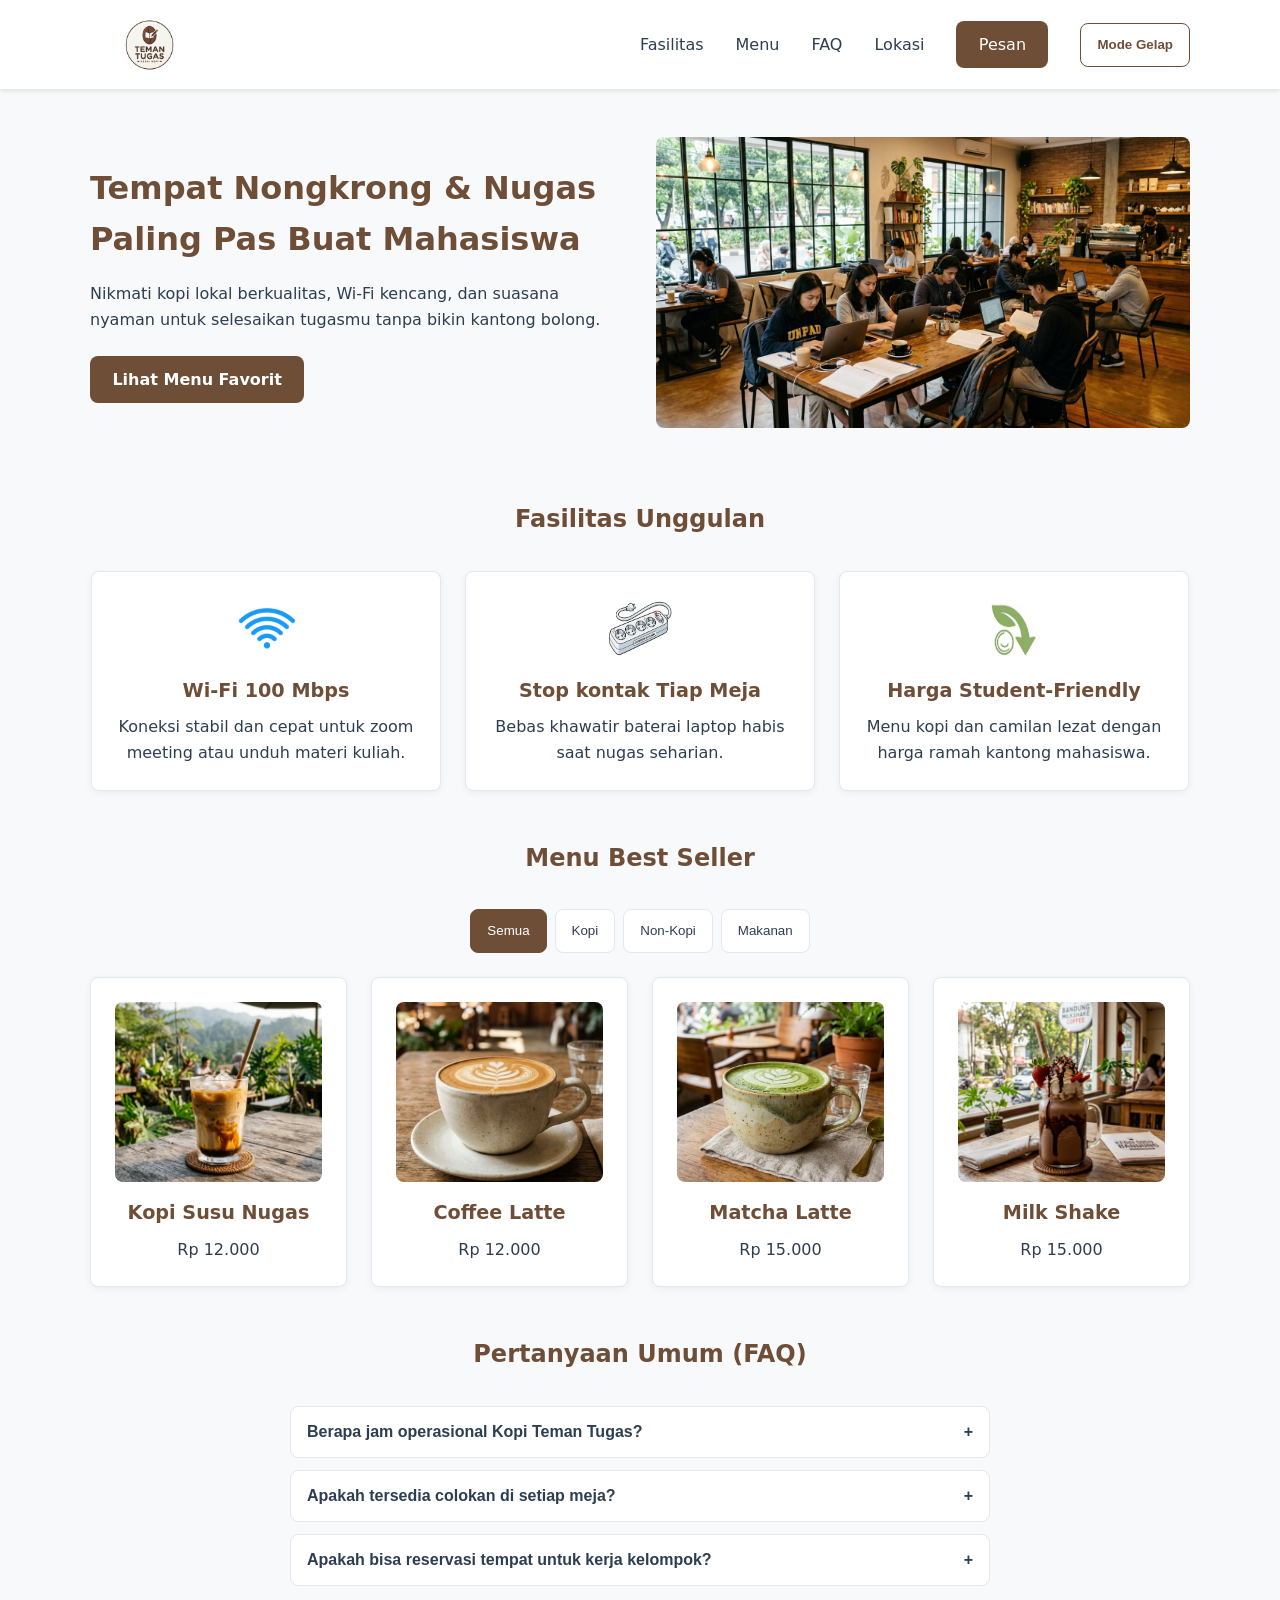
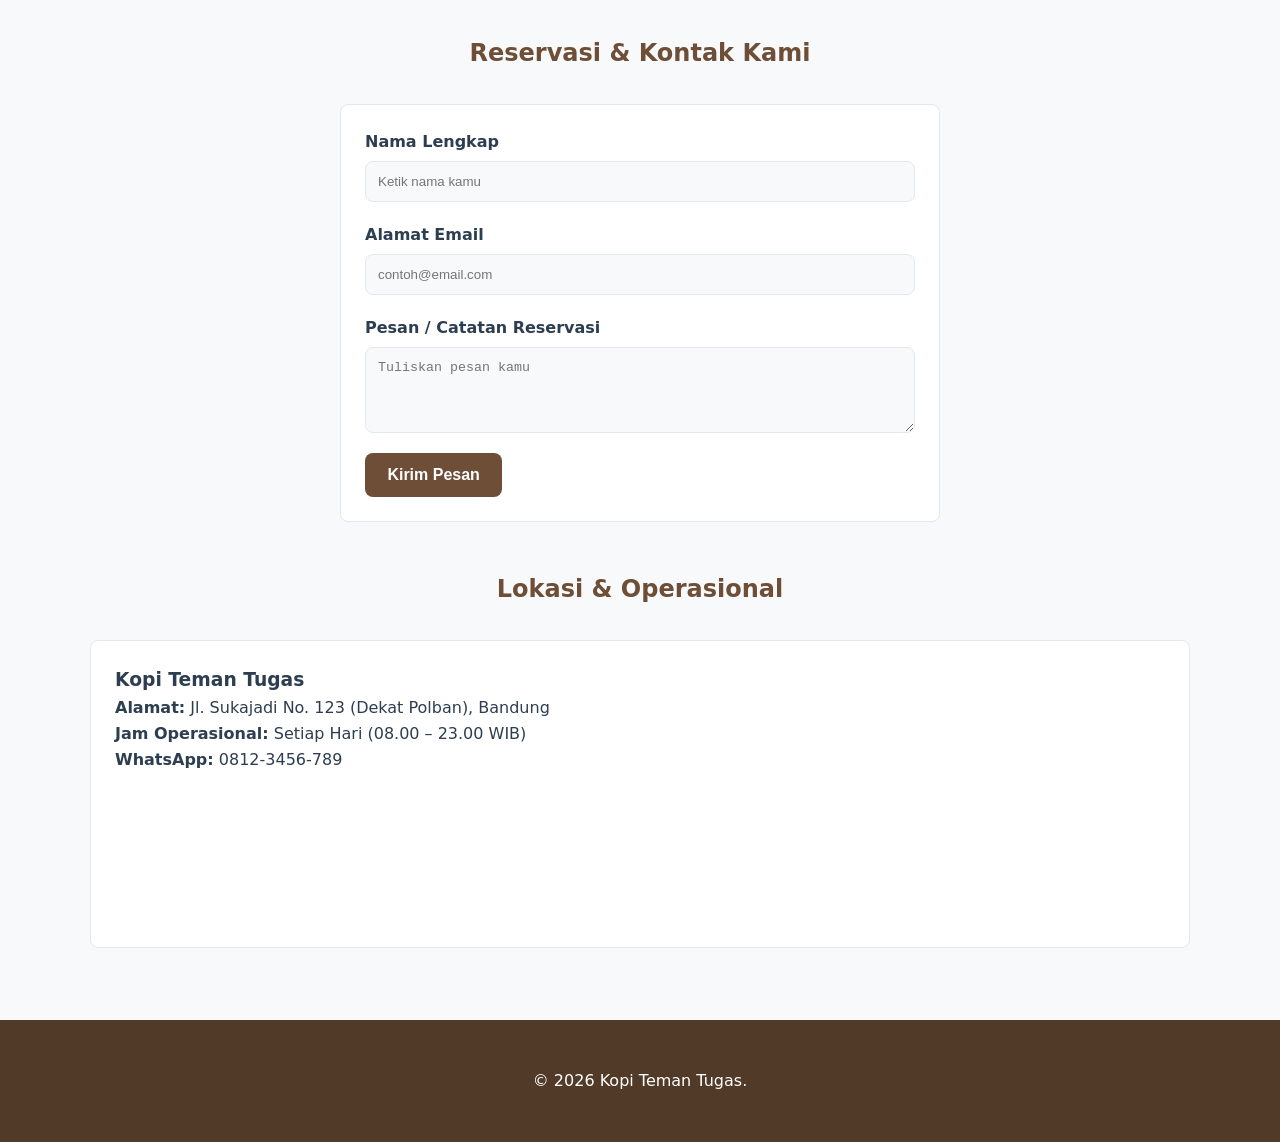
<file: index.html>
<!DOCTYPE html>
<html lang="id">

<head>
  <meta charset="UTF-8">
  <meta name="viewport" content="width=device-width, initial-scale=1.0">
  <title>Kopi Teman Tugas - Kedai Kopi & Space Nugas</title>
  <link rel="stylesheet" href="css/style.css">
  <script src="js/app.js" defer></script>
</head>
<body>

  <header>
    <nav class="container navbar">
      <a href="#" class="logo">
        <img src="assets/logokopi.png" alt="Logo Kopi Teman Tugas">
      </a>

      <button id="hamburger-btn" class="hamburger-btn" type="button" aria-expanded="false" aria-label="Buka menu navigasi">
      ☰ Menu
      </button>

      <ul id="nav-menu" class="nav-menu">
        <li><a href="#fasilitas">Fasilitas</a></li>
        <li><a href="#menu">Menu</a></li>
        <li><a href="#faq">FAQ</a></li>
        <li><a href="#lokasi">Lokasi</a></li>
        <li><a href="#menu" class="btn-cta">Pesan</a></li>
        <li><button id="theme-toggle" class="btn-theme" type="button" aria-pressed="false">Mode Gelap</button></li>
      </ul>
    </nav>
  </header>

  <main>

    <section id="hero" class="container">
      <div class="hero-content">
        <h1>Tempat Nongkrong & Nugas Paling Pas Buat Mahasiswa</h1>
        <p>Nikmati kopi lokal berkualitas, Wi-Fi kencang, dan suasana nyaman untuk selesaikan tugasmu tanpa bikin
          kantong bolong.</p>
        <a href="#menu" class="btn-primary">Lihat Menu Favorit</a>
      </div>
      <div class="hero-image">
        <img src="assets/herokedai.jpg" alt="Suasana kedai Kopi Teman Tugas yang nyaman untuk nugas">
      </div>
    </section>

    <section id="fasilitas" class="container">
      <h2>Fasilitas Unggulan</h2>
      <div id="daftar-fasilitas" class="card-grid">
       
      </div>
    </section>

    <section id="menu" class="container">
      <h2>Menu Best Seller</h2>
      <div id="filter-container" class="filter-container">
        <button type="button" class="btn-filter active" data-category="semua">Semua</button>
        <button type="button" class="btn-filter" data-category="kopi">Kopi</button>
        <button type="button" class="btn-filter" data-category="non-kopi">Non-Kopi</button>
        <button type="button" class="btn-filter" data-category="makanan">Makanan</button>
      </div>
      <div id="daftar-menu" class="card-grid">
       
      </div>
      <p id="pesan-menu-kosong" class="empty-message hidden" role="status" aria-live="polite">Menu pada kategori ini belum tersedia.</p>
    </section>

    <section id="faq" class="container">
      <h2>Pertanyaan Umum (FAQ)</h2>
      <div id="faq-container" class="faq-container">

      </div>
    </section>

    <section id="kontak" class="container">
      <h2>Reservasi & Kontak Kami</h2>
      <div class="form-wrapper">
        <form id="form-kontak" novalidate>
          <div class="form-group">
            <label for="nama">Nama Lengkap</label>
            <input type="text" id="nama" name="nama" placeholder="Ketik nama kamu" required>
            <small id="error-nama" class="error-text" aria-live="polite"></small>
          </div>

          <div class="form-group">
            <label for="email">Alamat Email</label>
            <input type="email" id="email" name="email" placeholder="contoh@email.com" required>
            <small id="error-email" class="error-text" aria-live="polite"></small>
          </div>

          <div class="form-group">
            <label for="pesan">Pesan / Catatan Reservasi</label>
            <textarea id="pesan" name="pesan" rows="4" placeholder="Tuliskan pesan kamu" required></textarea>
            <small id="error-pesan" class="error-text" aria-live="polite"></small>
          </div>

          <button type="submit" class="btn-primary">Kirim Pesan</button>
        </form>

        <div id="ringkasan-pesan" class="ringkasan-box hidden" role="status" aria-live="polite">
         
        </div>
      </div>
    </section>

    <section id="lokasi" class="container">
      <h2>Lokasi & Operasional</h2>
      <div class="lokasi-wrapper">
        <div class="lokasi-info">
          <h3>Kopi Teman Tugas</h3>
          <p><strong>Alamat:</strong> Jl. Sukajadi No. 123 (Dekat Polban), Bandung</p>
          <p><strong>Jam Operasional:</strong> Setiap Hari (08.00 – 23.00 WIB)</p>
          <p><strong>WhatsApp:</strong> <a href="https://wa.me/628123456789">0812-3456-789</a></p>
        </div>
        <div class="lokasi-map">
          <iframe title="Peta Lokasi Kopi Teman Tugas"
            src="https://www.google.com/maps/embed?pb=!1m18!1m12!1m3!1d3961.130608991101!2d107.5760095!3d-6.8749507!2m3!1f0!2f0!3f0!3m2!1i1024!2i768!4f13.1!3m3!1m2!1s0x2e68e790b25d2847%3A0x89cc94cb2b963c1c!2sInterval%20Dynamic%20Creative%20Space!5e0!3m2!1sid!2sid!4v1789121012098!5m2!1sid!2sid"
            width="600" height="250" allowfullscreen="" loading="lazy"></iframe>
        </div>
      </div>
    </section>
  </main>

  <footer>
    <div class="container">
      <p>&copy; 2026 Kopi Teman Tugas.</p>
    </div>
  </footer>
  <button id="back-to-top" class="back-to-top hidden" type="button" aria-label="Kembali ke atas">↑</button>
</body>

</html>
</file>
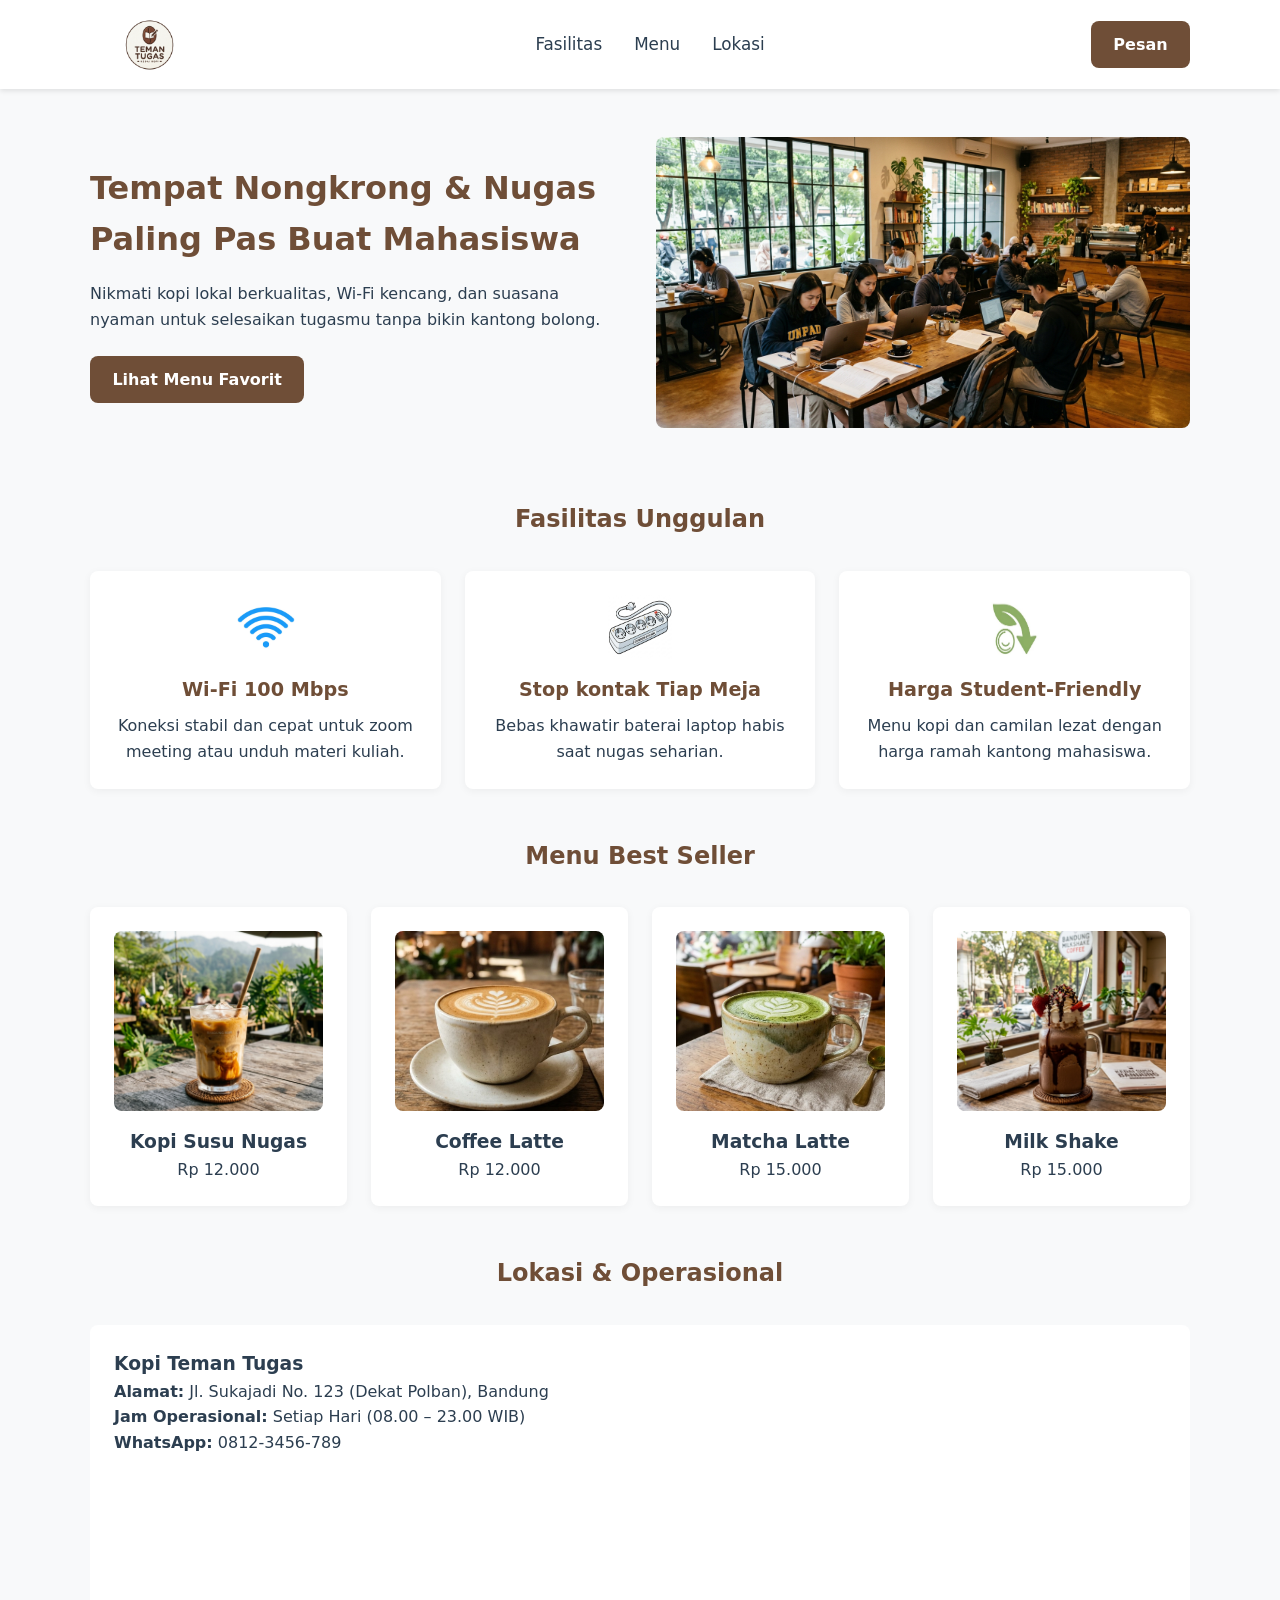
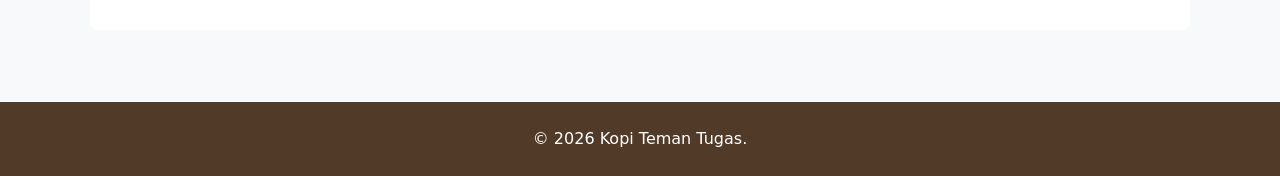
<file: mini_project/index.html>
<!DOCTYPE html>
<html lang="id">

<head>
  <meta charset="UTF-8">
  <meta name="viewport" content="width=device-width, initial-scale=1.0">
  <title>Kopi Teman Tugas - Kedai Kopi & Space Nugas</title>
  <link rel="stylesheet" href="css/style.css">
</head>

<body>

  <header>
    <nav class="container">
      <a href="#" class="logo">
        <img src="assets/logokopi.png" alt="Logo Kopi Teman Tugas">
      </a>
      <ul class="nav-menu">
        <li><a href="#fasilitas">Fasilitas</a></li>
        <li><a href="#menu">Menu</a></li>
        <li><a href="#lokasi">Lokasi</a></li>
      </ul>
      <a href="#menu" class="btn-cta">Pesan</a>
    </nav>
  </header>

  <main>

    <section id="hero" class="container">
      <div class="hero-content">
        <h1>Tempat Nongkrong & Nugas Paling Pas Buat Mahasiswa</h1>
        <p>Nikmati kopi lokal berkualitas, Wi-Fi kencang, dan suasana nyaman untuk selesaikan tugasmu tanpa bikin
          kantong bolong.</p>
        <a href="#menu" class="btn-primary">Lihat Menu Favorit</a>
      </div>
      <div class="hero-image">
        <img src="assets/herokedai.jpg" alt="Suasana kedai Kopi Teman Tugas yang nyaman untuk nugas">
      </div>
    </section>

    <section id="fasilitas" class="container">
      <h2>Fasilitas Unggulan</h2>
      <div class="card-grid">
        <article class="card">
          <img src="assets/wifi.jpg" alt="Ikon Wi-Fi Kencang" class="card-icon">
          <h3>Wi-Fi 100 Mbps</h3>
          <p>Koneksi stabil dan cepat untuk zoom meeting atau unduh materi kuliah.</p>
        </article>

        <article class="card">
          <img src="assets/stopkontak.jpg" alt="Ikon Stopkontak Meja" class="card-icon">
          <h3>Stop kontak Tiap Meja</h3>
          <p>Bebas khawatir baterai laptop habis saat nugas seharian.</p>
        </article>

        <article class="card">
          <img src="assets/budget.jpg" alt="Ikon Harga Ramah Kantong" class="card-icon">
          <h3>Harga Student-Friendly</h3>
          <p>Menu kopi dan camilan lezat dengan harga ramah kantong mahasiswa.</p>
        </article>
      </div>
    </section>

    <section id="menu" class="container">
      <h2>Menu Best Seller</h2>
      <div class="card-grid">
        <article class="card-menu">
          <img src="assets/kopsu.jpg" alt="Kopi Susu Nugas">
          <h3>Kopi Susu Nugas</h3>
          <p>Rp 12.000</p>
        </article>
        <article class="card-menu">
          <img src="assets/coffelatte.jpg" alt="Coffee Latte">
          <h3>Coffee Latte</h3>
          <p>Rp 12.000</p>
        </article>
        <article class="card-menu">
          <img src="assets/matchalatte.jpg" alt="Matcha Latte">
          <h3>Matcha Latte</h3>
          <p>Rp 15.000</p>
        </article>
        <article class="card-menu">
          <img src="assets/milk.jpg" alt="Milk Shake">
          <h3>Milk Shake</h3>
          <p>Rp 15.000</p>
        </article>
      </div>
    </section>

    <section id="lokasi" class="container">
      <h2>Lokasi & Operasional</h2>
      <div class="lokasi-wrapper">
        <div class="lokasi-info">
          <h3>Kopi Teman Tugas</h3>
          <p><strong>Alamat:</strong> Jl. Sukajadi No. 123 (Dekat Polban), Bandung</p>
          <p><strong>Jam Operasional:</strong> Setiap Hari (08.00 – 23.00 WIB)</p>
          <p><strong>WhatsApp:</strong> <a href="https://wa.me/628123456789">0812-3456-789</a></p>
        </div>
        <div class="lokasi-map">
          <iframe title="Peta Lokasi Kopi Teman Tugas"
            src="https://www.google.com/maps/embed?pb=!1m18!1m12!1m3!1d3961.000000000000!2d107.570000000000!3d-6.870000000000!2m3!1f0!2f0!3f0!3m2!1i1024!2i768!4f13.1!3m3!1m2!1s0x0%3A0x0!2zNsKwNTInMTIuMCJTIDEwN8KwMzQnMTIuMCJF!5e0!3m2!1sid!2sid!4v1600000000000!5m2!1sid!2sid"
            width="600" height="250" allowfullscreen="" loading="lazy"></iframe>
        </div>
      </div>
    </section>
  </main>

  <footer>
    <div class="container">
      <p>&copy; 2026 Kopi Teman Tugas.</p>
    </div>
  </footer>

</body>

</html>
</file>
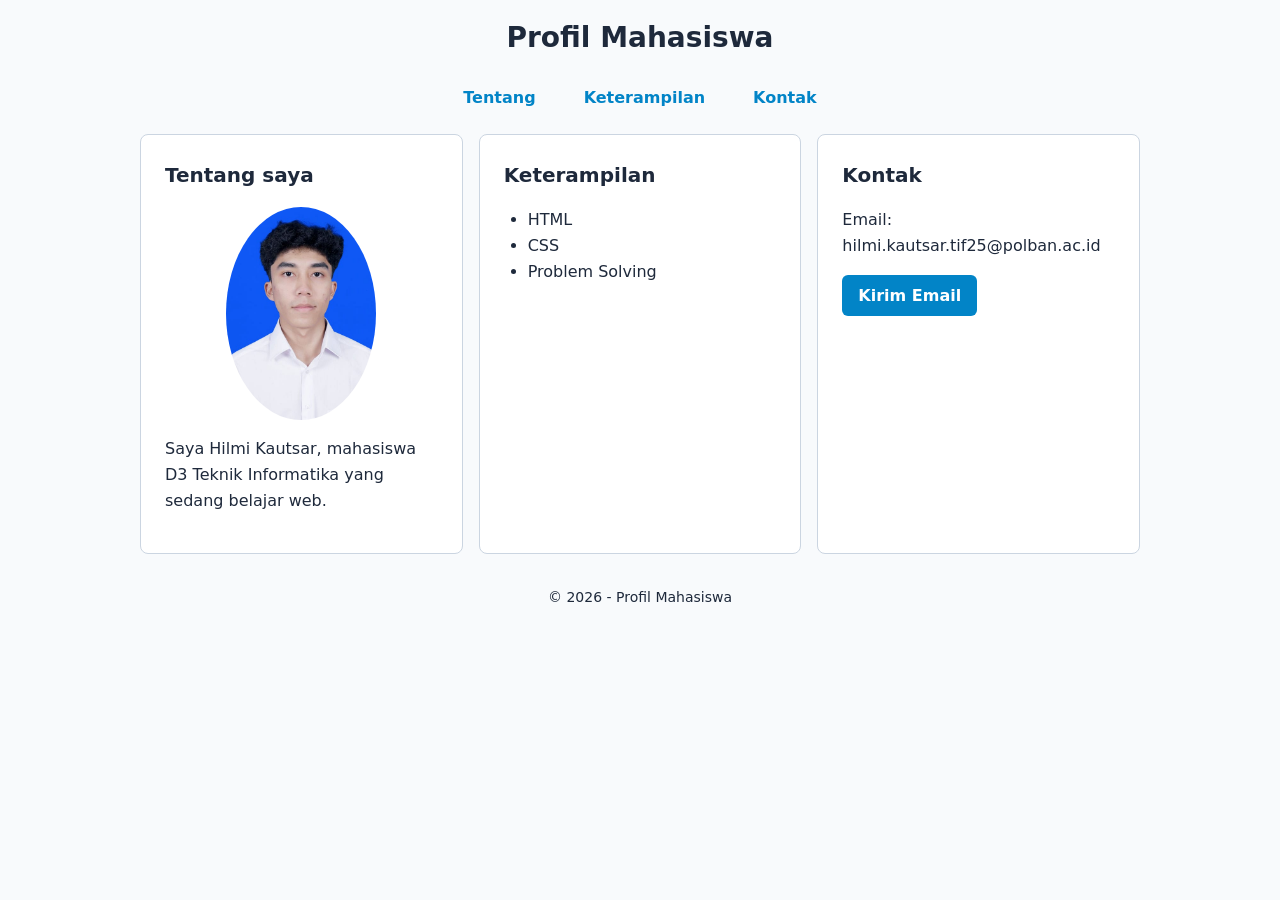
<file: praktikum-modul-01_251511041_Hilmi_Kautsar/index.html>
<!DOCTYPE html>
<html lang="id">

<head>
    <meta charset="UTF-8">
    <meta name="viewport" content="width=device-width, initial-scale=1.0">
    <title>Profil Mahasiswa</title>
    <link rel="stylesheet" href="css/style.css">
</head>

<body>

    <header class="container">
        <h1>Profil Mahasiswa</h1>
    </header>

    <nav class="container">
        <a href="#tentang" class="nav-link">Tentang</a>
        <a href="#keterampilan" class="nav-link">Keterampilan</a>
        <a href="#kontak" class="nav-link">Kontak</a>
    </nav>

    <main class="container">

        <div class="card-list">

            <section id="tentang" class="card">
                <h2>Tentang saya</h2>
                <img src="assets/profile.jpg" alt="Foto Profil Mahasiswa">
                <p>Saya Hilmi Kautsar, mahasiswa D3 Teknik Informatika yang sedang belajar web.</p>
            </section>

            <section id="keterampilan" class="card">
                <h2>Keterampilan</h2>
                <ul>
                    <li>HTML</li>
                    <li>CSS</li>
                    <li>Problem Solving</li>
                </ul>
            </section>

            <section id="kontak" class="card">
                <h2>Kontak</h2>
                <p>Email: hilmi.kautsar.tif25@polban.ac.id</p>
                <a href="mailto:hilmi.kautsar.tif25@polban.ac.id" class="button">Kirim Email</a>
            </section>

        </div>
    </main>

    <footer class="container">
        <p>&copy; 2026 - Profil Mahasiswa</p>
    </footer>

</body>

</html>
</file>
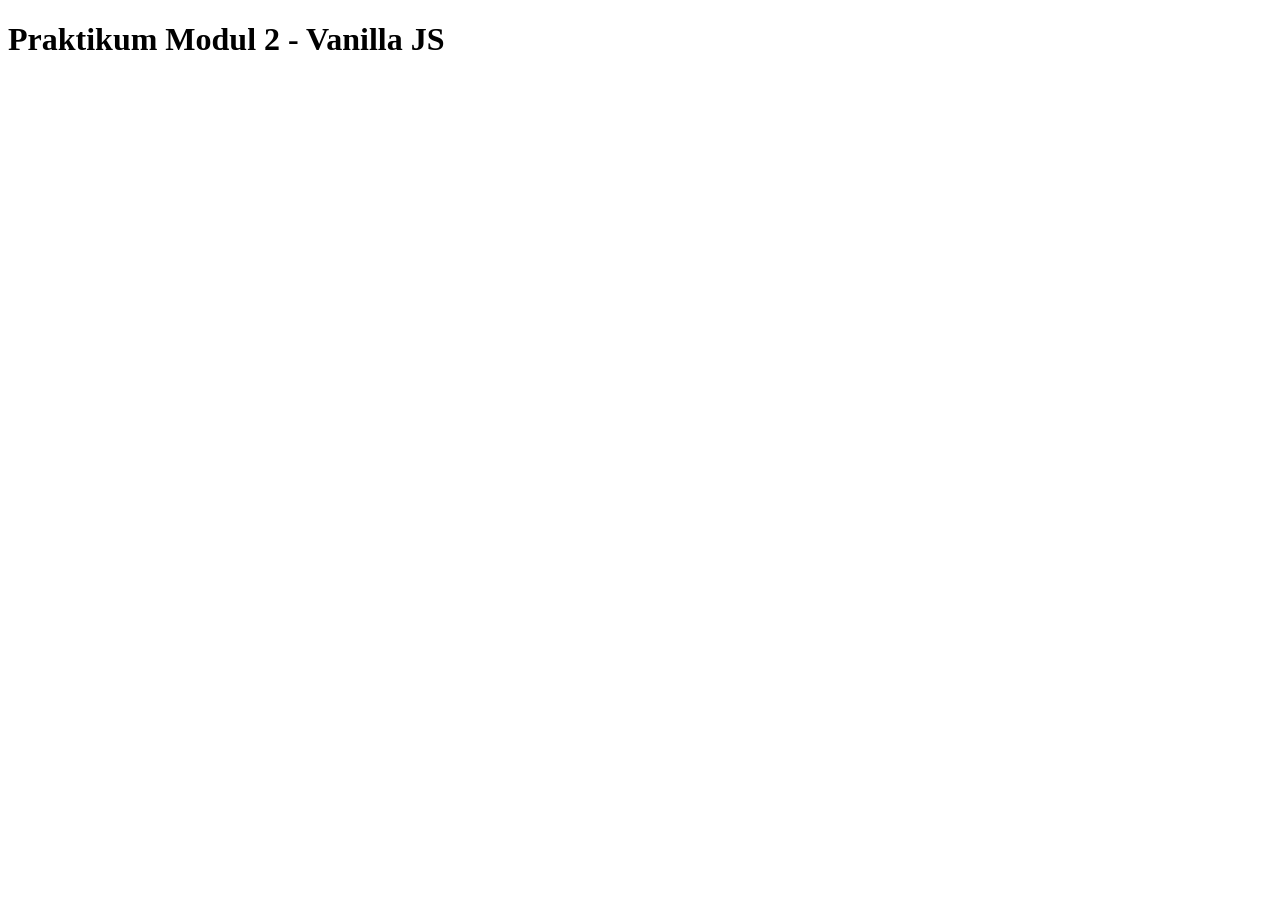
<file: minggu_2/eksperimen_1/index.html>
<!DOCTYPE html>
<html lang="id">
<head>
  <meta charset="UTF-8">
  <meta name="viewport" content="width=device-width, initial-scale=1.0">
  <title>Modul 2 - Vanilla JavaScript</title>
  <script src="js/app.js" defer></script>
</head>
<body>
  <h1>Praktikum Modul 2 - Vanilla JS</h1>
</body>
</html>
</file>
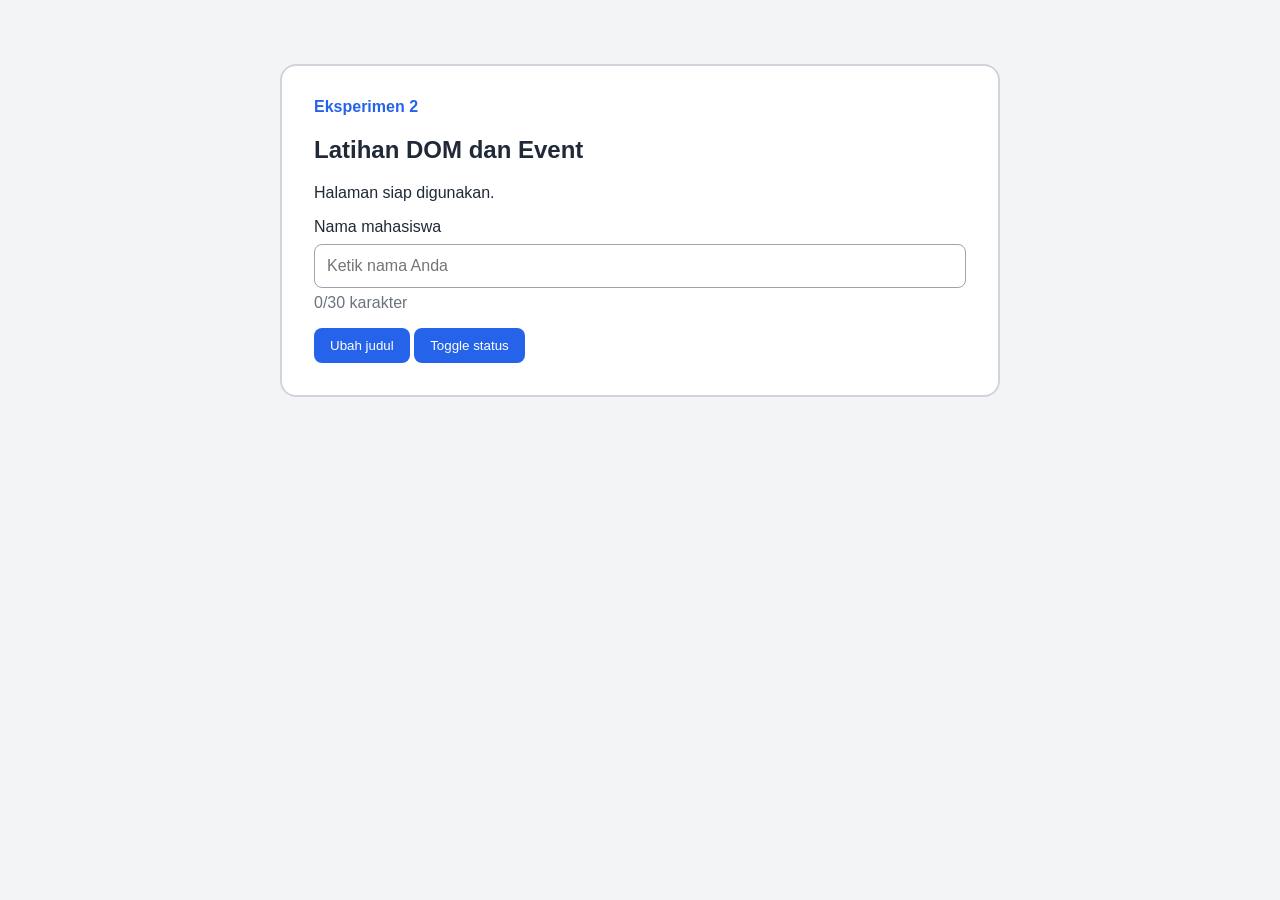
<file: minggu_2/eksperimen_2/index.html>
<!doctype html> 
<html lang="id"> 
<head> 
  <meta charset="utf-8"> 
  <meta name="viewport" 
        content="width=device-width, initial-scale=1"> 
  <title>Eksperimen DOM dan Event</title> 
  <link rel="stylesheet" href="css/style.css"> 
</head> 
<body> 
  <main class="container"> 
    <section class="praktikum-card" 
             aria-labelledby="judul-utama"> 
      <p class="label">Eksperimen 2</p> 
      <h1 id="judul-utama">Latihan DOM dan Event</h1> 
  
      <p id="status" aria-live="polite"> 
        Halaman siap digunakan. 
      </p> 
  
      <label for="nama">Nama mahasiswa</label> 
      <input id="nama" name="nama" type="text" 
             maxlength="30" 
             placeholder="Ketik nama Anda"> 
      <p class="counter"> 
        <span id="jumlah-karakter">0</span>/30 karakter 
      </p> 
  
      <div class="actions"> 
        <button id="ubah-judul" type="button"> 
          Ubah judul 
        </button> 
        <button id="toggle-status" type="button" 
                aria-pressed="false"> 
          Toggle status 
        </button> 
      </div> 
    </section> 
  </main> 
  
  <script src="js/app.js" defer></script> 
</body> 
</html>
</file>
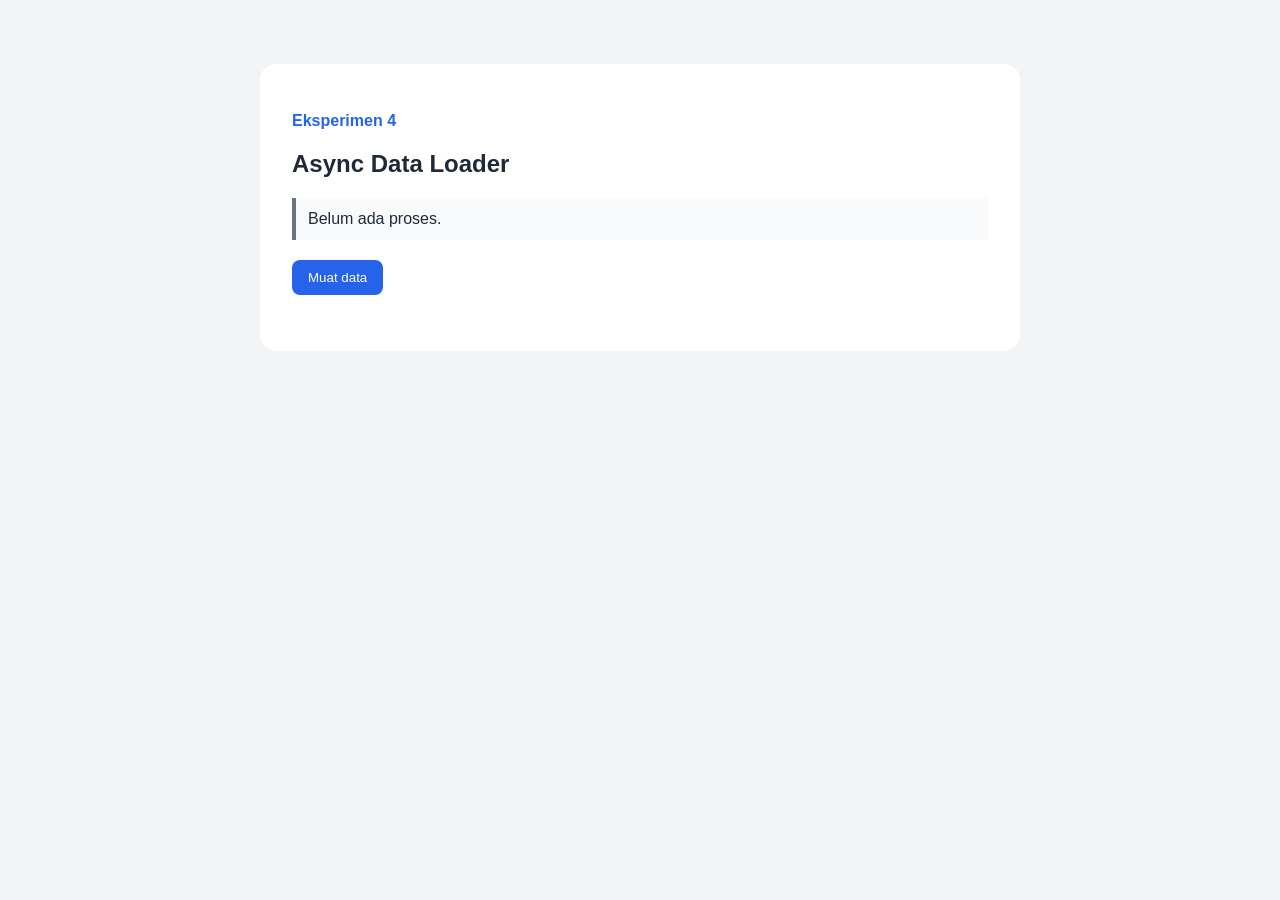
<file: minggu_2/eksperimen_3/index.html>
<!doctype html> 
<html lang="id"> 
<head> 
  <meta charset="utf-8"> 
  <meta name="viewport" 
        content="width=device-width, initial-scale=1"> 
  <title>Eksperimen Asynchronous JavaScript</title> 
  <link rel="stylesheet" href="css/style.css"> 
</head> 
<body> 
  <main class="container"> 
    <section class="praktikum-card" 
             aria-labelledby="judul-utama"> 
      <p class="label">Eksperimen 4</p> 
      <h1 id="judul-utama">Async Data Loader</h1> 
      <p id="status" class="status" data-state="idle" 
         role="status" aria-live="polite"> 
        Belum ada proses. 
      </p> 
  
      <button id="muat-data" type="button"> 
        Muat data 
      </button> 
  
      <section id="daftar-fitur" class="grid" 
               aria-label="Daftar fitur"></section> 
    </section> 
  </main> 
  
  <script src="js/app.js" defer></script> 
</body> 
</html>
</file>
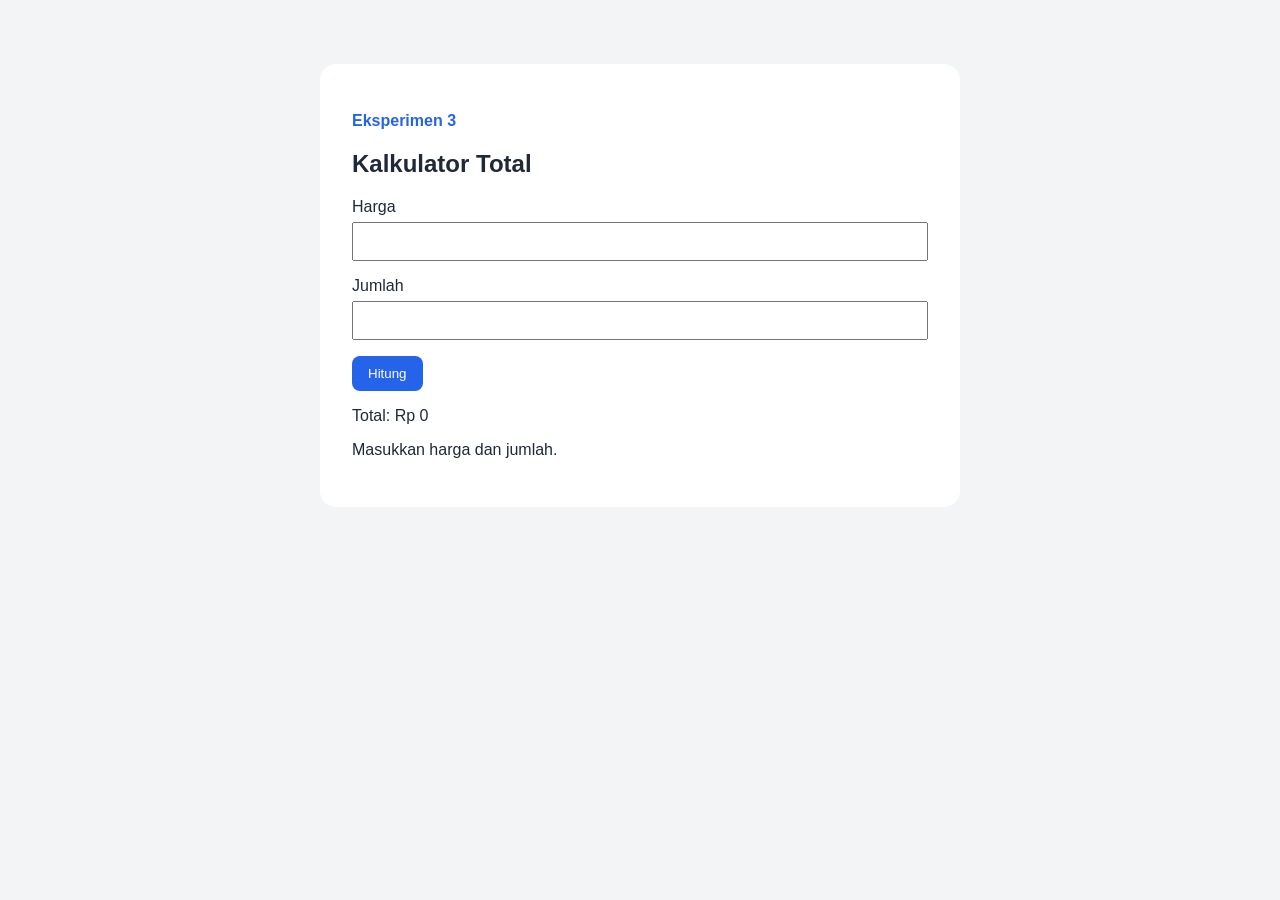
<file: minggu_2/eksperimen_4/index.html>
<!doctype html> 
<html lang="id"> 
<head> 
  <meta charset="utf-8"> 
  <meta name="viewport" 
        content="width=device-width, initial-scale=1"> 
  <title>Eksperimen Diagnosis Error</title> 
  <link rel="stylesheet" href="css/style.css"> 
</head> 
<body> 
  <main class="container"> 
    <section class="praktikum-card" 
             aria-labelledby="judul-utama"> 
      <p class="label">Eksperimen 3</p> 
      <h1 id="judul-utama">Kalkulator Total</h1> 
  
      <form id="form-hitung"> 
        <label for="harga">Harga</label> 
        <input id="harga" name="harga" type="number" 
               min="1" required> 
  
        <label for="jumlah">Jumlah</label> 
        <input id="jumlah" name="jumlah" type="number" 
               min="1" required> 
  
        <button id="hitung" type="submit">Hitung</button> 
      </form> 
  
      <p>Total: Rp <output id="hasil">0</output></p> 
      <p id="pesan" role="status" aria-live="polite"> 
        Masukkan harga dan jumlah. 
      </p> 
    </section> 
  </main> 
  
  <script src="js/app.js" defer></script> 
</body> 
</html>
</file>
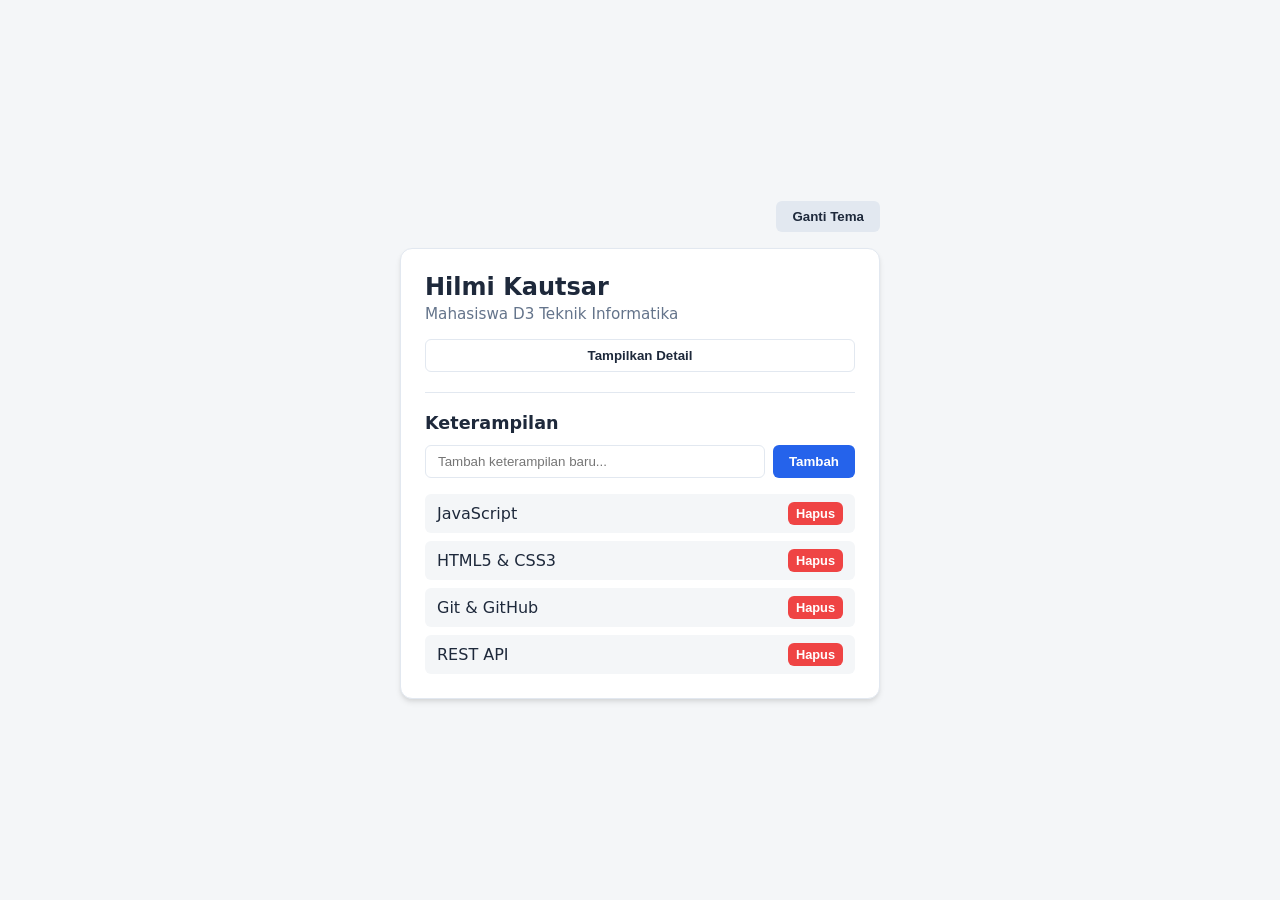
<file: minggu_2/home_work/index.html>
<!DOCTYPE html>
<html lang="id">
<head>
  <meta charset="UTF-8">
  <meta name="viewport" content="width=device-width, initial-scale=1.0">
  <title>Interactive Profile Card</title>
  <link rel="stylesheet" href="css/style.css">
  <script src="js/script.js" defer></script>
</head>
<body>
  <div class="container">
    <header class="header">
      <button id="themeToggleBtn" class="btn btn-secondary" type="button">Ganti Tema</button>
    </header>

    <main class="card" id="profileCard">

      <div id="loadingState" class="state-container">
        <div class="spinner"></div>
        <p>Memuat data profil...</p>
      </div>

      <div id="errorState" class="state-container hidden">
        <p id="errorMessage" class="error-text">Gagal memuat data profil.</p>
        <button id="retryBtn" class="btn btn-primary" type="button">Coba Lagi</button>
      </div>

      <div id="emptyState" class="state-container hidden">
        <p class="empty-text">Data profil tidak ditemukan atau kosong.</p>
      </div>

      <div id="contentState" class="card-body hidden">
        <div class="profile-header">
          <h1 id="profileName" class="profile-name"></h1>
          <p id="profileRole" class="profile-role"></p>
        </div>

        <button id="toggleDetailBtn" class="btn btn-outline" type="button" aria-expanded="false" aria-controls="profileDetails">
          Tampilkan Detail
        </button>

        <div id="profileDetails" class="profile-details hidden">
          <p><strong>Bio:</strong> <span id="profileBio"></span></p>
          <p><strong>Lokasi:</strong> <span id="profileLocation"></span></p>
        </div>

        <hr class="divider">

        <section class="skills-section">
          <h2>Keterampilan</h2>
          
          <form id="addSkillForm" class="skill-form" novalidate>
            <div class="input-group">
              <input type="text" id="skillInput" placeholder="Tambah keterampilan baru..." aria-label="Tambah keterampilan">
              <button type="submit" id="addSkillBtn" class="btn btn-primary">Tambah</button>
            </div>
            <p id="formFeedback" class="feedback-message hidden" aria-live="polite"></p>
          </form>

          <p id="emptySkillsMessage" class="empty-text hidden">Belum ada keterampilan yang ditambahkan.</p>
          <ul id="skillsList" class="skills-list"></ul>
        </section>
      </div>
    </main>
  </div>
</body>
</html>
</file>
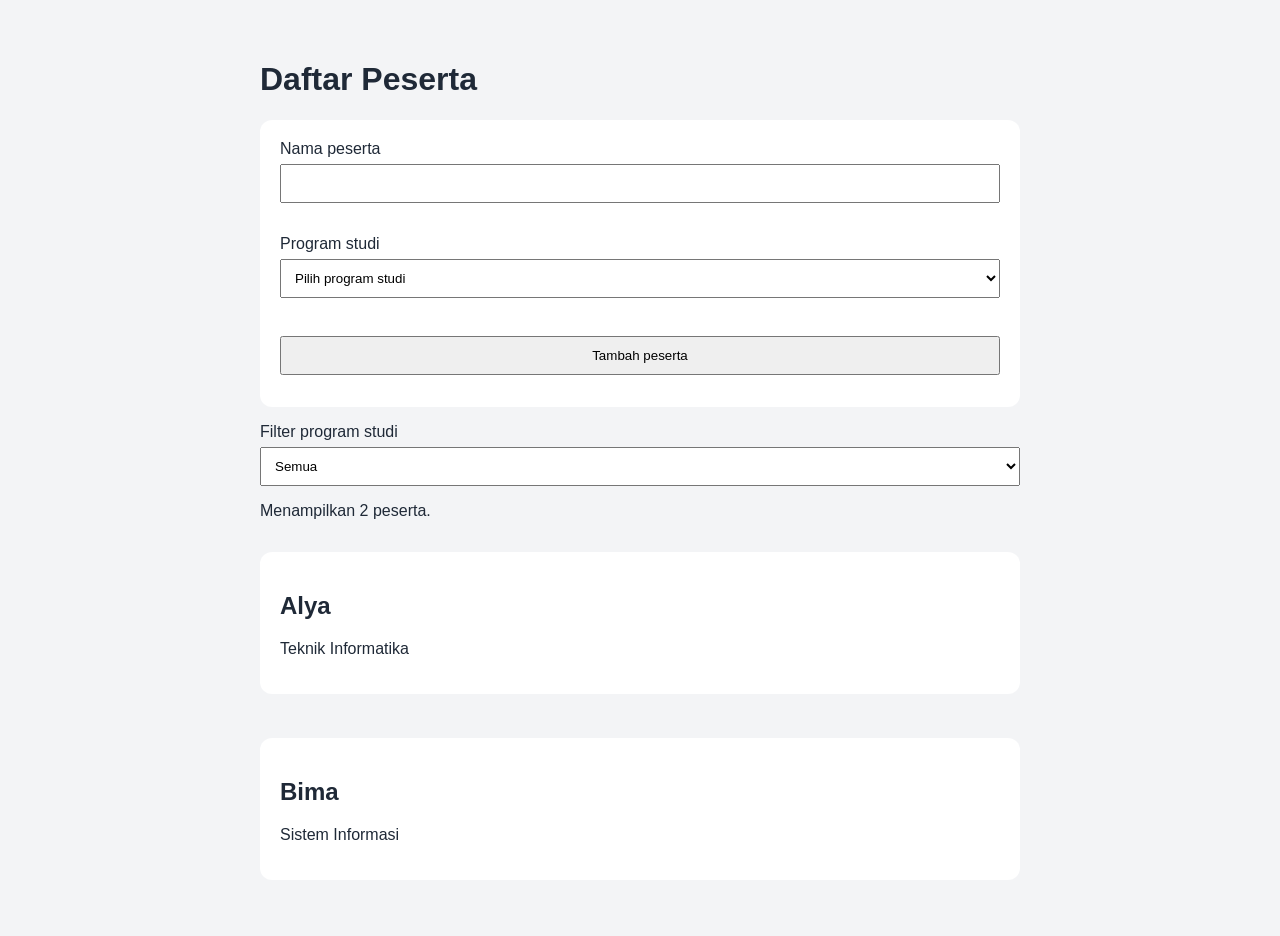
<file: minggu_2/task-2-dom-form/index.html>
<!doctype html> 
<html lang="id"> 
<head> 
  <meta charset="utf-8"> 
  <meta name="viewport" content="width=device-width, initial-scale=1"> 
  <title>Task 2 DOM dan Form</title> 
  <link rel="stylesheet" href="css/style.css"> 
</head> 
<body> 
  <main class="container"> 
    <h1>Daftar Peserta</h1> 
  
    <form id="form-peserta" novalidate> 
      <label for="nama">Nama peserta</label> 
      <input id="nama" name="nama" autocomplete="name" 
             aria-describedby="error-nama" required> 
      <small id="error-nama" class="error"></small> 
  
      <label for="prodi">Program studi</label> 
      <select id="prodi" name="prodi" 
              aria-describedby="error-prodi" required> 
        <option value="">Pilih program studi</option> 
        <option>Teknik Informatika</option> 
        <option>Sistem Informasi</option> 
      </select> 
      <small id="error-prodi" class="error"></small> 
  
      <button type="submit">Tambah peserta</button> 
    </form> 
  
    <label for="filter-prodi">Filter program studi</label> 
    <select id="filter-prodi"> 
      <option value="semua">Semua</option> 
      <option>Teknik Informatika</option> 
      <option>Sistem Informasi</option> 
      <option>Manajemen Informatika</option> 
    </select> 
  
    <p id="status" role="status" aria-live="polite"></p> 
    <section id="daftar-peserta" class="grid" 
             aria-label="Daftar peserta"></section> 
  </main> 
  <script src="js/app.js" defer></script> 
</body> 
</html>
</file>
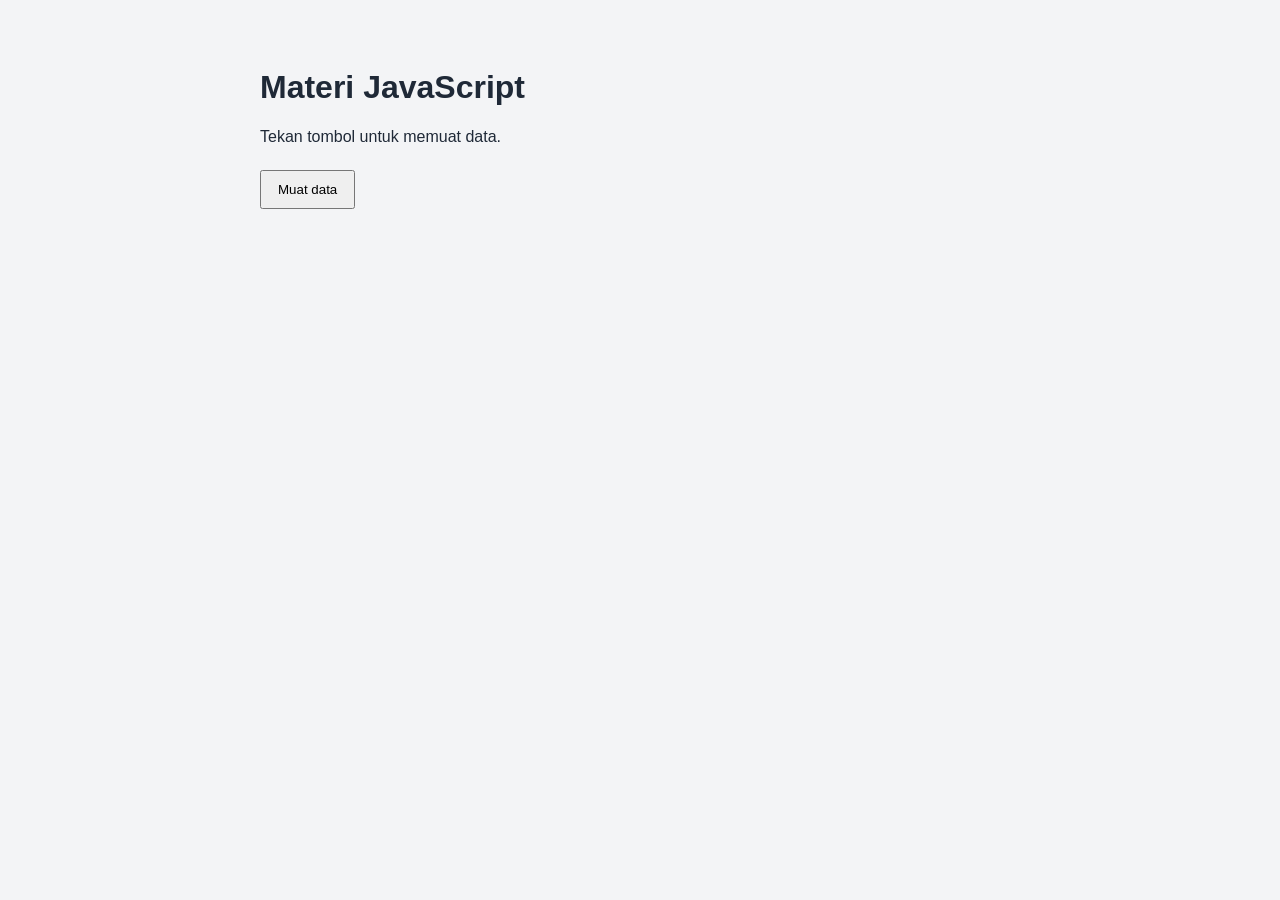
<file: minggu_2/task-3-async-loader/index.html>
<!doctype html> 
<html lang="id"> 
<head> 
  <meta charset="utf-8"> 
  <meta name="viewport" content="width=device-width, initial-scale=1"> 
  <title>Task 3 Async Data Loader</title> 
  <link rel="stylesheet" href="css/style.css"> 
</head> 
<body> 
  <main class="container"> 
    <h1>Materi JavaScript</h1> 
    <p id="status" role="status" aria-live="polite"> 
      Tekan tombol untuk memuat data. 
    </p> 
    <button id="muat" type="button">Muat data</button> 
    <button id="coba-lagi" type="button" hidden>Coba lagi</button> 
    <section id="daftar-materi" class="grid" 
             aria-label="Daftar materi"></section> 
  </main> 
  <script src="js/app.js" defer></script> 
</body> 
</html>
</file>
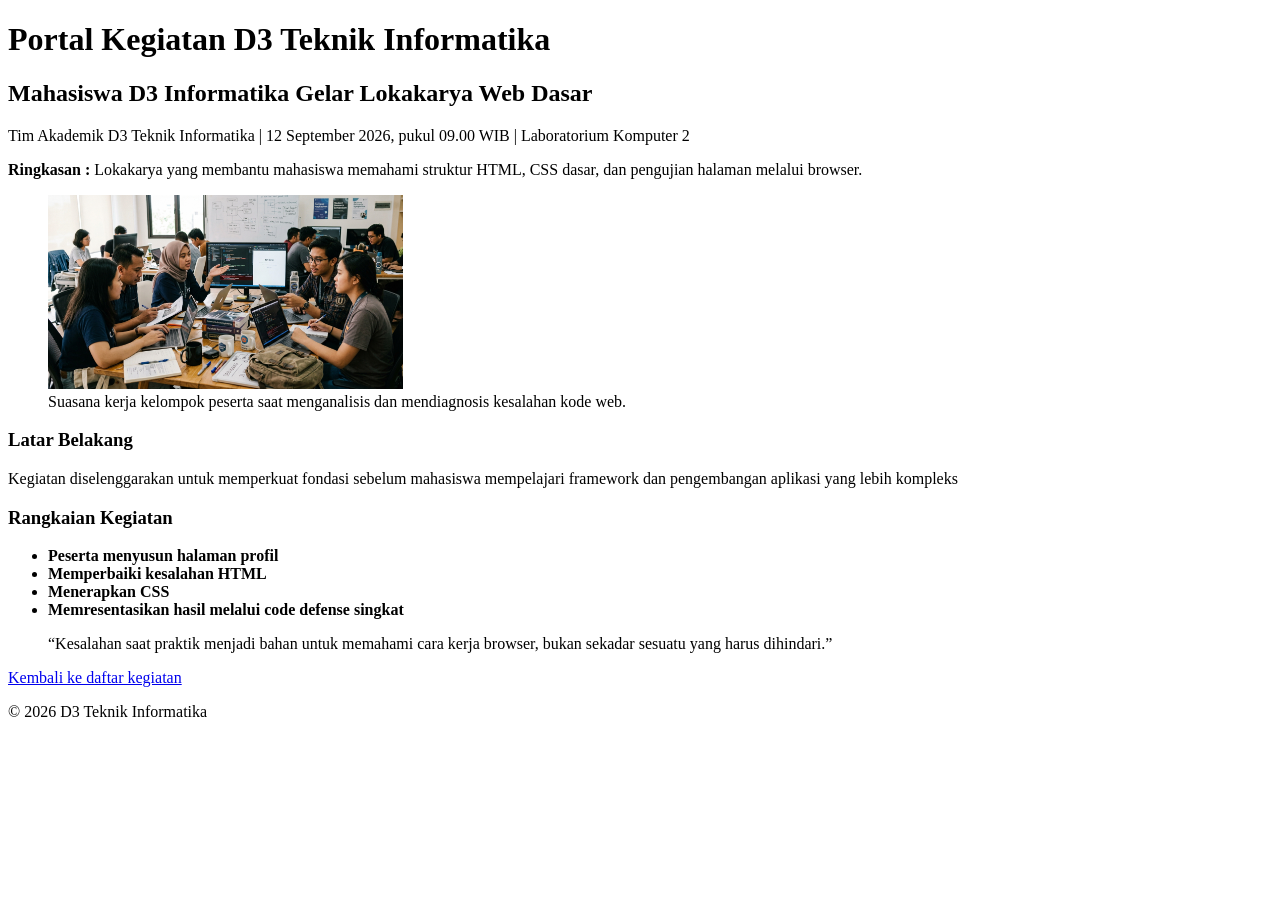
<file: Artikel_Kegiatan_Kampus/artikel.html>
<!DOCTYPE html>
<html lang="id">

<head>
    <meta charset="UTF-8">
    <meta name="viewport" content="width=device-width, initial-scale=1.0">
    <title>Gelar Lokakarya D3 Teknik Informatika</title>
</head>

<body>

    <header>
        <h1>Portal Kegiatan D3 Teknik Informatika</h1>
    </header>

    <main>
        <article>
            <header class="intro">
                <h2 class="card">Mahasiswa D3 Informatika Gelar Lokakarya Web Dasar</h2>
                <p class="metadata">
                    <span>Tim Akademik D3 Teknik Informatika</span> |
                    <time datetime="2026-09-12T09:00">12 September 2026, pukul 09.00 WIB</time> |
                    <span>Laboratorium Komputer 2</span>
                </p>
            </header>

            <p class="summary">
                <strong>Ringkasan :</strong> Lokakarya yang membantu mahasiswa memahami struktur HTML, CSS dasar, dan
                pengujian halaman melalui browser.
            </p>

            <figure>
                <img src="assets/lokakarya-web.jpg" alt="Mahasiswa berdiskusi di depan komputer saat lokakarya web"
                    style="max-width: 30%; height: auto;">
                <figcaption>Suasana kerja kelompok peserta saat menganalisis dan mendiagnosis kesalahan kode web.
                </figcaption>
            </figure>

            <section>
                <h3>Latar Belakang</h3>
                <p>
                    Kegiatan diselenggarakan untuk memperkuat fondasi sebelum mahasiswa mempelajari framework dan
                    pengembangan aplikasi yang lebih kompleks
                </p>
            </section>

            <section id="kegiatan">
                <h3>Rangkaian Kegiatan</h3>
                <ul>
                    <li>
                        <strong>Peserta menyusun halaman profil</strong>
                    </li>
                    <li>
                        <strong>Memperbaiki kesalahan HTML</strong>
                    </li>
                    <li>
                        <strong>Menerapkan CSS</strong>
                    </li>
                    <li>
                        <strong>Memresentasikan hasil melalui code defense singkat</strong>
                    </li>
                </ul>
                <blockquote>
                    <p>“Kesalahan saat praktik menjadi bahan untuk memahami cara kerja browser, bukan sekadar sesuatu
                        yang harus dihindari.”</p>
                </blockquote>
            </section>
        </article>
    </main>

    <nav>
        <a href="#kegiatan">Kembali ke daftar kegiatan</a>
    </nav>

    <footer>
        <p>&copy; 2026 D3 Teknik Informatika</p>
    </footer>

</body>

</html>
</file>
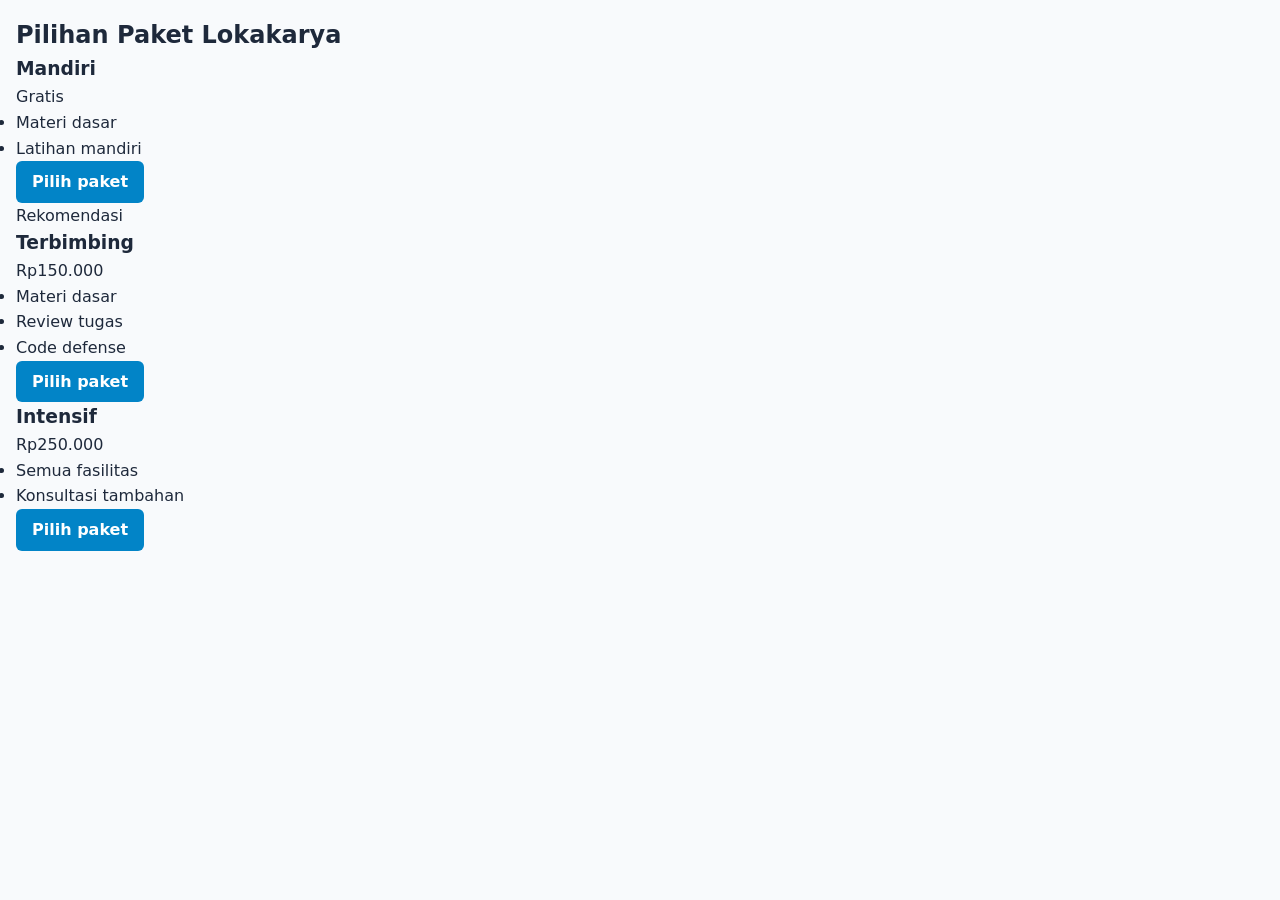
<file: pricing_card/pricing.html>
<!DOCTYPE html>
<html lang="id">
<head>
    <meta charset="UTF-8">
    <meta name="viewport" content="width=device-width, initial-scale=1.0">
    <title>Pilihan Paket Lokakarya</title>
    <link rel="stylesheet" href="css/pricing.css">
</head>
<body>

    <section class="pricing" aria-labelledby="pricing-title">
        <div class="container">
            <h2 id="pricing-title">Pilihan Paket Lokakarya</h2>
            <div class="pricing-list">
                
                <article class="price-card">
                    <h3>Mandiri</h3>
                    <p class="price">Gratis</p>
                    <ul>
                        <li>Materi dasar</li>
                        <li>Latihan mandiri</li>
                    </ul>
                    <a class="button" href="#daftar">Pilih paket</a>
                </article>

                <article class="price-card price-card--featured">
                    <p class="badge">Rekomendasi</p>
                    <h3>Terbimbing</h3>
                    <p class="price">Rp150.000</p>
                    <ul>
                        <li>Materi dasar</li>
                        <li>Review tugas</li>
                        <li>Code defense</li>
                    </ul>
                    <a class="button" href="#daftar">Pilih paket</a>
                </article>

                <article class="price-card">
                    <h3>Intensif</h3>
                    <p class="price">Rp250.000</p>
                    <ul>
                        <li>Semua fasilitas</li>
                        <li>Konsultasi tambahan</li>
                    </ul>
                    <a class="button" href="#daftar">Pilih paket</a>
                </article>

            </div>
        </div>
    </section>

</body>
</html>
</file>
<file: css/style.css>
:root {
  --primary: #6f4e37;
  --primary-dark: #523a28;
  --secondary: #f4eeb1;

  --text-dark: #2c3e50;
  --bg-light: #f8f9fa;
  --white: #ffffff;
  --card-bg: #ffffff;
  --border-color: #e2e8f0;
  --error-color: #dc2626;

  --font-family: 'Segoe UI', system-ui, -apple-system, sans-serif;
  --max-width: 1100px;
  --radius: 8px;
}

/* TEMA GELAP (DARK MODE) */
body.dark-theme {
  --primary: #d97706;
  --primary-dark: #b45309;
  --text-dark: #f3f4f6;
  --bg-light: #111827;
  --white: #1f2937;
  --card-bg: #1f2937;
  --border-color: #374151;
}

* {
  box-sizing: border-box;
  margin: 0;
  padding: 0;
}

html {
  scroll-behavior: smooth;
}

body {
  font-family: var(--font-family);
  color: var(--text-dark);
  background-color: var(--bg-light);
  line-height: 1.6;
  transition: background-color 0.3s ease, color 0.3s ease;
}

img {
  max-width: 100%;
  height: auto;
  display: block;
}

a {
  text-decoration: none;
  color: inherit;
}

ul {
  list-style: none;
}

a:focus-visible,
button:focus-visible,
input:focus-visible,
textarea:focus-visible {
  outline: 3px solid var(--primary);
  outline-offset: 3px;
}

.container {
  width: 90%;
  max-width: var(--max-width);
  margin: 0 auto;
  padding: 1.5rem 0;
}

.hidden {
  display: none !important;
}

/* --- HEADER & NAVBAR --- */
header {
  background-color: var(--card-bg);
  box-shadow: 0 2px 5px rgba(0, 0, 0, 0.1);
  position: sticky;
  top: 0;
  z-index: 100;
  transition: background-color 0.3s ease;
}

header .container {
  padding: 0.75rem 0;
}

nav {
  display: flex;
  flex-direction: column;
  align-items: center;
  gap: 1rem;
}

.logo img {
  height: 50px;
  width: auto;
  display: block;
}

.hamburger-btn {
  display: block;
  padding: 0.5rem 1rem;
  background: transparent;
  border: 1px solid var(--border-color);
  border-radius: var(--radius);
  color: var(--text-dark);
  font-weight: 600;
  cursor: pointer;
  min-height: 44px;
}

.nav-menu {
  display: none;
  flex-direction: column;
  align-items: center;
  gap: 1rem;
  width: 100%;
}

.nav-menu.active {
  display: flex;
}

.nav-menu a {
  font-size: 1rem;
  font-weight: 500;
  white-space: nowrap;
}

.nav-menu a:hover {
  color: var(--primary);
  font-weight: bold;
}

/* --- BUTTONS --- */
.btn-cta,
.btn-primary {
  background-color: var(--primary);
  color: #ffffff;
  padding: 0.65rem 1.4rem;
  border-radius: var(--radius);
  border: none;
  display: inline-block;
  font-weight: 600;
  font-size: 1rem;
  text-align: center;
  cursor: pointer;
  min-height: 44px;
}

.btn-cta:hover,
.btn-primary:hover {
  background-color: var(--primary-dark);
}

.btn-theme {
  background: transparent;
  border: 1px solid var(--primary);
  color: var(--primary);
  padding: 0.5rem 1rem;
  border-radius: var(--radius);
  cursor: pointer;
  font-weight: 600;
  min-height: 44px;
}

/* --- HERO SECTION --- */
#hero {
  display: flex;
  flex-direction: column;
  gap: 2rem;
  align-items: center;
  padding: 3rem 0;
}

.hero-content h1 {
  font-size: 2rem;
  color: var(--primary);
  margin-bottom: 1rem;
}

.hero-content p {
  margin-bottom: 1.5rem;
}

.hero-image img {
  border-radius: var(--radius);
  width: 100%;
}

/* --- SECTIONS & CARDS --- */
section h2 {
  text-align: center;
  margin-bottom: 2rem;
  color: var(--primary);
}

.card-grid {
  display: flex;
  flex-wrap: wrap;
  gap: 1.5rem;
  justify-content: center;
}

.card,
.card-menu {
  background: var(--card-bg);
  border: 1px solid var(--border-color);
  padding: 1.5rem;
  border-radius: var(--radius);
  box-shadow: 0 2px 8px rgba(0, 0, 0, 0.05);
  flex: 1 1 250px;
  max-width: 350px;
  text-align: center;
}

.card h3,
.card-menu h3 {
  color: var(--primary);
  font-size: 1.2rem;
  margin-bottom: 0.5rem;
}

.card-icon {
  width: 64px;
  height: 64px;
  margin: 0 auto 1rem auto;
  display: block;
}

.card-menu img {
  border-radius: var(--radius);
  margin-bottom: 1rem;
  width: 100%;
  height: 180px;
  object-fit: cover;
}

/* --- FILTER MENU --- */
.filter-container {
  display: flex;
  justify-content: center;
  gap: 0.5rem;
  margin-bottom: 1.5rem;
  flex-wrap: wrap;
}

.btn-filter {
  padding: 0.5rem 1rem;
  border: 1px solid var(--border-color);
  background: var(--card-bg);
  color: var(--text-dark);
  border-radius: var(--radius);
  cursor: pointer;
  min-height: 44px;
}

.btn-filter.active {
  background: var(--primary);
  color: #ffffff;
  border-color: var(--primary);
}

.empty-message {
  text-align: center;
  color: var(--error-color);
  margin-top: 1rem;
}

/* --- FAQ ACCORDION --- */
.faq-container {
  max-width: 700px;
  margin: 0 auto;
  display: flex;
  flex-direction: column;
  gap: 0.75rem;
}

.faq-item {
  background: var(--card-bg);
  border: 1px solid var(--border-color);
  border-radius: var(--radius);
  overflow: hidden;
}

.faq-question {
  width: 100%;
  text-align: left;
  padding: 1rem;
  background: none;
  border: none;
  color: var(--text-dark);
  font-weight: 600;
  font-size: 1rem;
  cursor: pointer;
  display: flex;
  justify-content: space-between;
  align-items: center;
  min-height: 44px;
}

.faq-answer {
  padding: 0 1rem 1rem 1rem;
  display: none;
}

.faq-answer.open {
  display: block;
}

/* --- FORM KONTAK --- */
.form-wrapper {
  max-width: 600px;
  margin: 0 auto;
  background: var(--card-bg);
  padding: 1.5rem;
  border-radius: var(--radius);
  border: 1px solid var(--border-color);
}

.form-group {
  margin-bottom: 1rem;
  display: flex;
  flex-direction: column;
}

.form-group label {
  font-weight: 600;
  margin-bottom: 0.4rem;
}

.form-group input,
.form-group textarea {
  padding: 0.75rem;
  border: 1px solid var(--border-color);
  border-radius: var(--radius);
  background: var(--bg-light);
  color: var(--text-dark);
}

.form-group input[aria-invalid="true"],
.form-group textarea[aria-invalid="true"] {
  border-color: var(--error-color);
}

.error-text {
  color: var(--error-color);
  font-size: 0.85rem;
  margin-top: 0.25rem;
}

.ringkasan-box {
  margin-top: 1.5rem;
  padding: 1rem;
  background-color: var(--bg-light);
  border-left: 4px solid var(--primary);
  border-radius: var(--radius);
}

/* --- LOKASI --- */
.lokasi-wrapper {
  display: flex;
  flex-direction: column;
  gap: 2rem;
  background: var(--card-bg);
  padding: 1.5rem;
  border-radius: var(--radius);
  border: 1px solid var(--border-color);
}

.lokasi-map iframe {
  width: 100%;
  border: 0;
}

/* --- BACK TO TOP --- */
.back-to-top {
  position: fixed;
  bottom: 2rem;
  right: 2rem;
  width: 48px;
  height: 48px;
  border-radius: 50%;
  background: var(--primary);
  color: #ffffff;
  border: none;
  font-size: 1.2rem;
  cursor: pointer;
  box-shadow: 0 4px 10px rgba(0, 0, 0, 0.2);
  z-index: 99;
}

/* --- FOOTER --- */
footer {
  background-color: var(--primary-dark);
  color: #ffffff;
  text-align: center;
  padding: 1.5rem 0;
  margin-top: 3rem;
}

/* --- MEDIA QUERY (DESKTOP: 768px Ke Atas) --- */
@media (min-width: 768px) {
  nav {
    flex-direction: row;
    justify-content: space-between;
  }

  .hamburger-btn {
    display: none;
  }

  .nav-menu {
    display: flex;
    flex-direction: row;
    width: auto;
    gap: 2rem;
  }

  .logo img {
    height: 65px;
  }

  #hero {
    flex-direction: row;
  }

  .hero-content,
  .hero-image {
    flex: 1;
  }

  .lokasi-wrapper {
    flex-direction: row;
  }

  .lokasi-info,
  .lokasi-map {
    flex: 1;
  }
}
</file>
<file: mini_project/css/style.css>
:root {
  --primary: #6f4e37;
  --primary-dark: #523a28;
  --secondary: #f4eeb1;

  --text-dark: #2c3e50;
  --bg-light: #f8f9fa;
  --white: #ffffff;

  --font-family: 'Segoe UI', system-ui, -apple-system, sans-serif;
  --max-width: 1100px;
  --radius: 8px;
}

* {
  box-sizing: border-box;
  margin: 0;
  padding: 0;
}

html {
  scroll-behavior: smooth;
}

body {
  font-family: var(--font-family);
  color: var(--text-dark);
  background-color: var(--bg-light);
  line-height: 1.6;
}

img {
  max-width: 100%;
  height: auto;
  display: block;
}

a {
  text-decoration: none;
  color: inherit;
}

ul {
  list-style: none;
}

a:focus-visible,
button:focus-visible {
  outline: 3px solid var(--primary);
  outline-offset: 3px;
}

.container {
  width: 90%;
  max-width: var(--max-width);
  margin: 0 auto;
  padding: 1.5rem 0;
}

header {
  background-color: var(--white);
  box-shadow: 0 2px 5px rgba(0, 0, 0, 0.1);
  position: sticky;
  top: 0;
  z-index: 100;
}

header .container {
  padding: 0.75rem 0;
}

nav {
  display: flex;
  justify-content: space-between;
  align-items: center;
}

.logo img {
  height: 65px;
  width: auto;
  display: block;
}

.nav-menu {
  display: flex;
  gap: 2rem;
}

.nav-menu a {
  font-size: 1.05rem;
  font-weight: 500;
}

.nav-menu a:hover {
  color: var(--primary);
  font-weight: bold;
}

.btn-cta,
.btn-primary {
  background-color: var(--primary);
  color: var(--white);
  padding: 0.65rem 1.4rem;
  border-radius: var(--radius);
  display: inline-block;
  font-weight: 600;
  font-size: 1rem;
}

.btn-cta:hover,
.btn-primary:hover {
  background-color: var(--primary-dark);
}

#hero {
  display: flex;
  flex-direction: column;
  gap: 2rem;
  align-items: center;
  padding: 3rem 0;
}

.hero-content h1 {
  font-size: 2rem;
  color: var(--primary);
  margin-bottom: 1rem;
}

.hero-content p {
  margin-bottom: 1.5rem;
}

.hero-image img {
  border-radius: var(--radius);
  width: 100%;
}

section h2 {
  text-align: center;
  margin-bottom: 2rem;
  color: var(--primary);
}

.card-grid {
  display: flex;
  flex-wrap: wrap;
  gap: 1.5rem;
  justify-content: center;
}

.card,
.card-menu {
  background: var(--white);
  padding: 1.5rem;
  border-radius: var(--radius);
  box-shadow: 0 2px 8px rgba(0, 0, 0, 0.05);
  flex: 1 1 250px;
  text-align: center;
}

.card h3 {
  color: var(--primary);
  font-size: 1.2rem;
  margin-bottom: 0.5rem;
}

.card-icon {
  width: 64px;
  height: 64px;
  margin: 0 auto 1rem auto;
  display: block;
}

.card-menu img {
  border-radius: var(--radius);
  margin-bottom: 1rem;
  width: 100%;
  height: 180px;
  object-fit: cover;
}

.lokasi-wrapper {
  display: flex;
  flex-direction: column;
  gap: 2rem;
  background: var(--white);
  padding: 1.5rem;
  border-radius: var(--radius);
}

.lokasi-map iframe {
  width: 100%;
  border: 0;
}

footer {
  background-color: var(--primary-dark);
  color: var(--white);
  text-align: center;
  margin-top: 3rem;
}

@media (min-width: 768px) {
  #hero {
    flex-direction: row;
  }

  .hero-content,
  .hero-image {
    flex: 1;
  }

  .lokasi-wrapper {
    flex-direction: row;
  }

  .lokasi-info,
  .lokasi-map {
    flex: 1;
  }
}
</file>
<file: praktikum-modul-01_251511041_Hilmi_Kautsar/css/style.css>
:root {
  --primary-color: #0284c7;  
  --bg-color: #f8fafc;       
  --text-color: #1e293b;     
  --spacing-base: 1rem; 
}

* {
  box-sizing: border-box;
  margin: 0;
  padding: 0;
}

body {
  font-family: system-ui, -apple-system, BlinkMacSystemFont, 'Segoe UI', Roboto, sans-serif;
  background-color: var(--bg-color);
  color: var(--text-color);
  line-height: 1.6;
  padding: var(--spacing-base);
  font-size: 1rem;
}

.container {
  width: 100%;
  max-width: 1000px;
  margin: 0 auto var(--spacing-base) auto;
}

header.container {
  text-align: center;
  margin-bottom: var(--spacing-base);
}

header h1 {
  font-size: 1.75rem;
}

nav.container {
  display: flex;
  justify-content: center;
  gap: var(--spacing-base);
  flex-wrap: wrap;
}

.nav-link {
  color: var(--primary-color);
  text-decoration: none;
  font-weight: 600;
  padding: 0.5rem var(--spacing-base);
  border-radius: 4px;
  transition: background-color 0.2s ease;
}

.nav-link:hover {
  background-color: #e0f2fe;
}

.nav-link:focus-visible {
  outline: 2px solid var(--primary-color);
  outline-offset: 2px;
}

.card-list {
  display: flex;
  flex-direction: column;
  gap: var(--spacing-base);
}

.card {
  background-color: #ffffff;
  border: 1px solid #cbd5e1;
  border-radius: 8px;
  padding: calc(var(--spacing-base) * 1.5);
  margin-bottom: var(--spacing-base);
  flex: 1 1 100%;
}

.card h2 {
  font-size: 1.25rem;
  margin-bottom: var(--spacing-base);
  color: var(--text-color);
}

.card img {
  max-width: 100%;
  width: 150px;
  height: auto;
  border-radius: 50%;
  display: block;
  margin: 0 auto var(--spacing-base) auto;
}

.card p {
  margin-bottom: var(--spacing-base);
  margin-left: auto;
  margin-right: auto;
  word-break: break-word;
}

.card ul {
  padding-left: calc(var(--spacing-base) * 1.5);
}

.button {
  display: inline-block;
  background-color: var(--primary-color);
  color: #ffffff;
  padding: 0.5rem var(--spacing-base);
  text-decoration: none;
  border-radius: 6px;
  font-weight: 600;
  text-align: center;
  transition: background-color 0.2s ease;
}

.button:hover {
  background-color: #0369a1;
}

.button:focus-visible {
  outline: 3px solid var(--primary-color);
  outline-offset: 2px;
}

footer.container {
  text-align: center;
  color: var(--text-color);
  font-size: 0.875rem;
}

@media (min-width: 768px) {
  .card-list {
    flex-direction: row;
    flex-wrap: wrap;
  }

  .card {
    flex: 1 1 calc(33.333% - var(--spacing-base));
  }
}
</file>
<file: minggu_2/eksperimen_2/css/style.css>
* { 
  box-sizing: border-box; 
} 
  
body { 
  margin: 0; 
  min-height: 100vh; 
  font-family: Arial, sans-serif; 
  color: #1f2937; 
  background: #f3f4f6; 
  transition: background 200ms, color 200ms; 
} 
  
.container { 
  width: min(90%, 720px); 
  margin-inline: auto; 
  padding-block: 64px; 
} 
  
.praktikum-card { 
  padding: 32px; 
  border: 2px solid #d1d5db; 
  border-radius: 16px; 
  background: #ffffff; 
} 
  
.label { 
  margin: 0 0 8px; 
  font-weight: 700; 
  color: #2563eb; 
} 
  
label, 
input { 
  display: block; 
  width: 100%; 
} 
  
input { 
  margin-top: 8px; 
  padding: 12px; 
  border: 1px solid #9ca3af; 
  border-radius: 8px; 
  font: inherit; 
} 
  
.counter { 
  margin-top: 6px; 
  color: #6b7280; 
} 

actions { 
  display: flex; 
  flex-wrap: wrap; 
  gap: 12px; 
  margin-top: 24px; 
} 
  
button { 
  padding: 10px 16px; 
  border: 0; 
  border-radius: 8px; 
  color: #ffffff; 
  background: #2563eb; 
  cursor: pointer; 
} 
  
button:focus-visible { 
  outline: 3px solid #f59e0b; 
  outline-offset: 3px; 
} 
  
body.is-active { 
  color: #f9fafb; 
  background: #111827; 
} 
  
body.is-active .praktikum-card { 
  border-color: #60a5fa; 
  background: #1f2937; 
} 
  
body.is-active .counter { 
  color:#d1d5db;
}
</file>
<file: minggu_2/eksperimen_3/css/style.css>
* { 
  box-sizing: border-box; 
} 
  
body { 
  margin: 0; 
  font-family: Arial, sans-serif; 
  color: #1f2937; 
  background: #f3f4f6; 
} 
  
.container { 
  width: min(90%, 760px); 
  margin-inline: auto; 
  padding-block: 64px; 
} 
  
.praktikum-card { 
  padding: 32px; 
  border-radius: 16px; 
  background: #ffffff; 
} 
  
.label { 
  font-weight: 700; 
  color: #2563eb; 
} 
  
button { 
  padding: 10px 16px; 
  border: 0; 
  border-radius: 8px; 
  color: #ffffff; 
  background: #2563eb; 
  cursor: pointer; 
} 
  
button:disabled { 
  cursor: wait; 
  opacity: 0.6; 
} 

.status { 
  margin-block: 20px; 
  padding: 12px; 
  border-left: 4px solid #6b7280; 
  background: #f9fafb; 
} 
  
.status[data-state="loading"] { 
  border-color: #d97706; 
} 
  
.status[data-state="success"] { 
  border-color: #16a34a; 
} 
  
.status[data-state="empty"], 
.status[data-state="error"] { 
  border-color: #dc2626; 
} 
  
.grid { 
  display: grid; 
  gap: 12px; 
  margin-top: 24px; 
} 
  
.feature-card { 
  padding: 16px; 
  border: 1px solid #d1d5db; 
  border-radius: 10px; 
} 
  
.feature-card h2, 
.feature-card p { 
  margin-block: 0 8px; 
}
</file>
<file: minggu_2/eksperimen_4/css/style.css>
* { 
  box-sizing: border-box; 
} 
  
body { 
  margin: 0; 
  font-family: Arial, sans-serif; 
  color: #1f2937; 
  background: #f3f4f6; 
} 
  
.container { 
  width: min(90%, 640px); 
  margin-inline: auto; 
  padding-block: 64px; 
} 
  
.praktikum-card { 
  padding: 32px; 
  border-radius: 16px; 
  background: #ffffff; 
} 
  
.label { 
  font-weight: 700; 
  color: #2563eb; 
} 
  
label, 
input { 
  display: block; 
  width: 100%; 
} 
  
input { 
  margin-block: 6px 16px; 
  padding: 10px; 
} 
  
button { 
  padding: 10px 16px; 
  border: 0; 
  border-radius: 8px; 
  color: #ffffff; 
  background: #2563eb; 
}
</file>
<file: minggu_2/home_work/css/style.css>
:root {
  --bg-color: #f4f6f8;
  --card-bg: #ffffff;
  --text-color: #1e293b;
  --text-muted: #64748b;
  --border-color: #e2e8f0;
  --primary-color: #2563eb;
  --primary-hover: #1d4ed8;
  --danger-color: #ef4444;
  --danger-hover: #dc2626;
  --shadow: 0 4px 6px -1px rgba(0, 0, 0, 0.1), 0 2px 4px -1px rgba(0, 0, 0, 0.06);
}

body.dark-theme {
  --bg-color: #0f172a;
  --card-bg: #1e293b;
  --text-color: #f8fafc;
  --text-muted: #94a3b8;
  --border-color: #334155;
  --primary-color: #3b82f6;
  --primary-hover: #60a5fa;
}

* {
  box-sizing: border-box;
  margin: 0;
  padding: 0;
}

body {
  font-family: system-ui, -apple-system, sans-serif;
  background-color: var(--bg-color);
  color: var(--text-color);
  transition: background-color 0.3s ease, color 0.3s ease;
  display: flex;
  justify-content: center;
  align-items: center;
  min-height: 100vh;
  padding: 1rem;
}

.container {
  width: 100%;
  max-width: 480px;
}

.header {
  display: flex;
  justify-content: flex-end;
  margin-bottom: 1rem;
}

.card {
  background-color: var(--card-bg);
  border-radius: 12px;
  border: 1px solid var(--border-color);
  box-shadow: var(--shadow);
  padding: 1.5rem;
  transition: background-color 0.3s ease, border-color 0.3s ease;
}

.state-container {
  text-align: center;
  padding: 2rem 0;
}

.spinner {
  border: 4px solid var(--border-color);
  border-top: 4px solid var(--primary-color);
  border-radius: 50%;
  width: 36px;
  height: 36px;
  animation: spin 1s linear infinite;
  margin: 0 auto 1rem;
}

@keyframes spin {
  0% { transform: rotate(0deg); }
  100% { transform: rotate(360deg); }
}

.hidden {
  display: none !important;
}

.profile-header {
  margin-bottom: 1rem;
}

.profile-name {
  font-size: 1.5rem;
  font-weight: 700;
}

.profile-role {
  color: var(--text-muted);
  font-size: 0.95rem;
  margin-top: 0.25rem;
}

.profile-details {
  margin-top: 1rem;
  padding: 0.75rem;
  background-color: var(--bg-color);
  border-radius: 8px;
  font-size: 0.9rem;
  display: flex;
  flex-direction: column;
  gap: 0.5rem;
}

.divider {
  border: 0;
  height: 1px;
  background-color: var(--border-color);
  margin: 1.25rem 0;
}

.skills-section h2 {
  font-size: 1.1rem;
  margin-bottom: 0.75rem;
}

.skill-form {
  margin-bottom: 1rem;
}

.input-group {
  display: flex;
  gap: 0.5rem;
}

input[type="text"] {
  flex: 1;
  padding: 0.5rem 0.75rem;
  border: 1px solid var(--border-color);
  border-radius: 6px;
  background-color: var(--card-bg);
  color: var(--text-color);
  outline: none;
}

input[type="text"]:focus {
  border-color: var(--primary-color);
}

.btn {
  padding: 0.5rem 1rem;
  border: none;
  border-radius: 6px;
  font-weight: 600;
  cursor: pointer;
  transition: background-color 0.2s ease;
}

.btn-primary {
  background-color: var(--primary-color);
  color: #ffffff;
}

.btn-primary:hover {
  background-color: var(--primary-hover);
}

.btn-secondary {
  background-color: var(--border-color);
  color: var(--text-color);
}

.btn-outline {
  background-color: transparent;
  border: 1px solid var(--border-color);
  color: var(--text-color);
  width: 100%;
}

.btn-danger {
  background-color: var(--danger-color);
  color: #ffffff;
  padding: 0.25rem 0.5rem;
  font-size: 0.8rem;
}

.btn-danger:hover {
  background-color: var(--danger-hover);
}

.skills-list {
  list-style: none;
  display: flex;
  flex-direction: column;
  gap: 0.5rem;
}

.skill-item {
  display: flex;
  justify-content: space-between;
  align-items: center;
  padding: 0.5rem 0.75rem;
  background-color: var(--bg-color);
  border-radius: 6px;
}

.feedback-message {
  font-size: 0.85rem;
  margin-top: 0.4rem;
  color: var(--danger-color);
}

.error-text {
  color: var(--danger-color);
  margin-bottom: 1rem;
}

.empty-text {
  color: var(--text-muted);
  font-style: italic;
  font-size: 0.9rem;
}
</file>
<file: minggu_2/task-2-dom-form/css/style.css>
* { box-sizing: border-box; } 
body { 
  margin: 0; 
  font-family: Arial, sans-serif; 
  color: #1f2937; 
  background: #f3f4f6; 
} 
.container { 
  width: min(92%, 760px); 
  margin-inline: auto; 
  padding-block: 40px; 
} 
form, .kartu { 
  margin-block: 16px; 
  padding: 20px; 
  border-radius: 12px; 
  background: #ffffff; 
} 
label, input, select, button { display: block; } 
input, select, button { 
  width: 100%; 
  margin-block: 6px 12px; 
  padding: 10px; 
} 
button { cursor: pointer; } 
.grid { display: grid; gap: 12px; } 
.error { display: block; min-height: 20px; color: #b91c1c; } 
[aria-invalid="true"] { outline: 2px solid #b91c1c; }
</file>
<file: minggu_2/task-3-async-loader/css/style.css>
* { box-sizing: border-box; } 
body { 
  margin: 0; 
  font-family: Arial, sans-serif; 
  color: #1f2937; 
  background: #f3f4f6; 
} 
.container { 
  width: min(92%, 760px); 
  margin-inline: auto; 
  padding-block: 48px; 
} 
button { margin: 8px 8px 16px 0; padding: 10px 16px; } 
.grid { display: grid; gap: 12px; } 
.kartu { 
  padding: 16px; 
  border-radius: 12px; 
  background: #ffffff; 
} 
#status[data-state="loading"] { color: #1d4ed8; } 
#status[data-state="error"] { color: #b91c1c; } 
#status[data-state="success"] { color: #166534; }
</file>
<file: pricing_card/css/pricing.css>
:root {
  --primary-color: #0284c7;
  --primary-hover: #0369a1;
  --bg-color: #f8fafc;
  --card-bg: #ffffff;
  --text-color: #1e293b;
  --border-color: #cbd5e1;
  --border-radius: 8px;
  --spacing-base: 1rem;
}

* {
  box-sizing: border-box;
  margin: 0;
  padding: 0;
}

body {
  font-family: system-ui, -apple-system, BlinkMacSystemFont, 'Segoe UI', Roboto, sans-serif;
  background-color: var(--bg-color);
  color: var(--text-color);
  line-height: 1.6;
  padding: var(--spacing-base);
}

.container {
  max-width: 100%;
  margin: 0 auto var(--spacing-base) auto;
}

header.container {
  text-align: center;
  margin-bottom: var(--spacing-base);
}

header h1 {
  font-size: 1.75rem;
}

nav.container {
  display: flex;
  justify-content: center;
  gap: var(--spacing-base);
}

.nav-link {
  color: var(--primary-color);
  text-decoration: none;
  font-weight: 600;
  padding: 0.5rem var(--spacing-base);
  border-radius: 4px;
  transition: background-color 0.2s ease, outline 0.2s ease;
}

.nav-link:hover {
  background-color: #e0f2fe;
}

.nav-link:focus-visible {
  outline: 2px solid var(--primary-color);
  outline-offset: 2px;
}

.card {
  background-color: var(--card-bg);
  border: 1px solid var(--border-color);
  border-radius: var(--border-radius);
  padding: calc(var(--spacing-base) * 1.5);
  margin-bottom: var(--spacing-base);
}

.card h2 {
  font-size: 1.25rem;
  margin-bottom: var(--spacing-base);
}

.card img {
  max-width: 150px;
  height: auto;
  border-radius: 50%;
  display: block;
  margin-bottom: var(--spacing-base);
}

.card p {
  margin-bottom: var(--spacing-base);
}

.card ul {
  padding-left: calc(var(--spacing-base) * 1.5);
}

.button {
  display: inline-block;
  padding: 0.5rem var(--spacing-base);
  background-color: var(--primary-color);
  color: #ffffff;
  text-decoration: none;
  border-radius: 6px;
  font-weight: 600;
  transition: background-color 0.2s ease, outline 0.2s ease;
}

.button:hover {
  background-color: var(--primary-hover);
}

.button:focus-visible {
  outline: 3px solid #38bdf8;
  outline-offset: 2px;
}

footer.container {
  text-align: center;
  font-size: 0.875rem;
}
</file>
